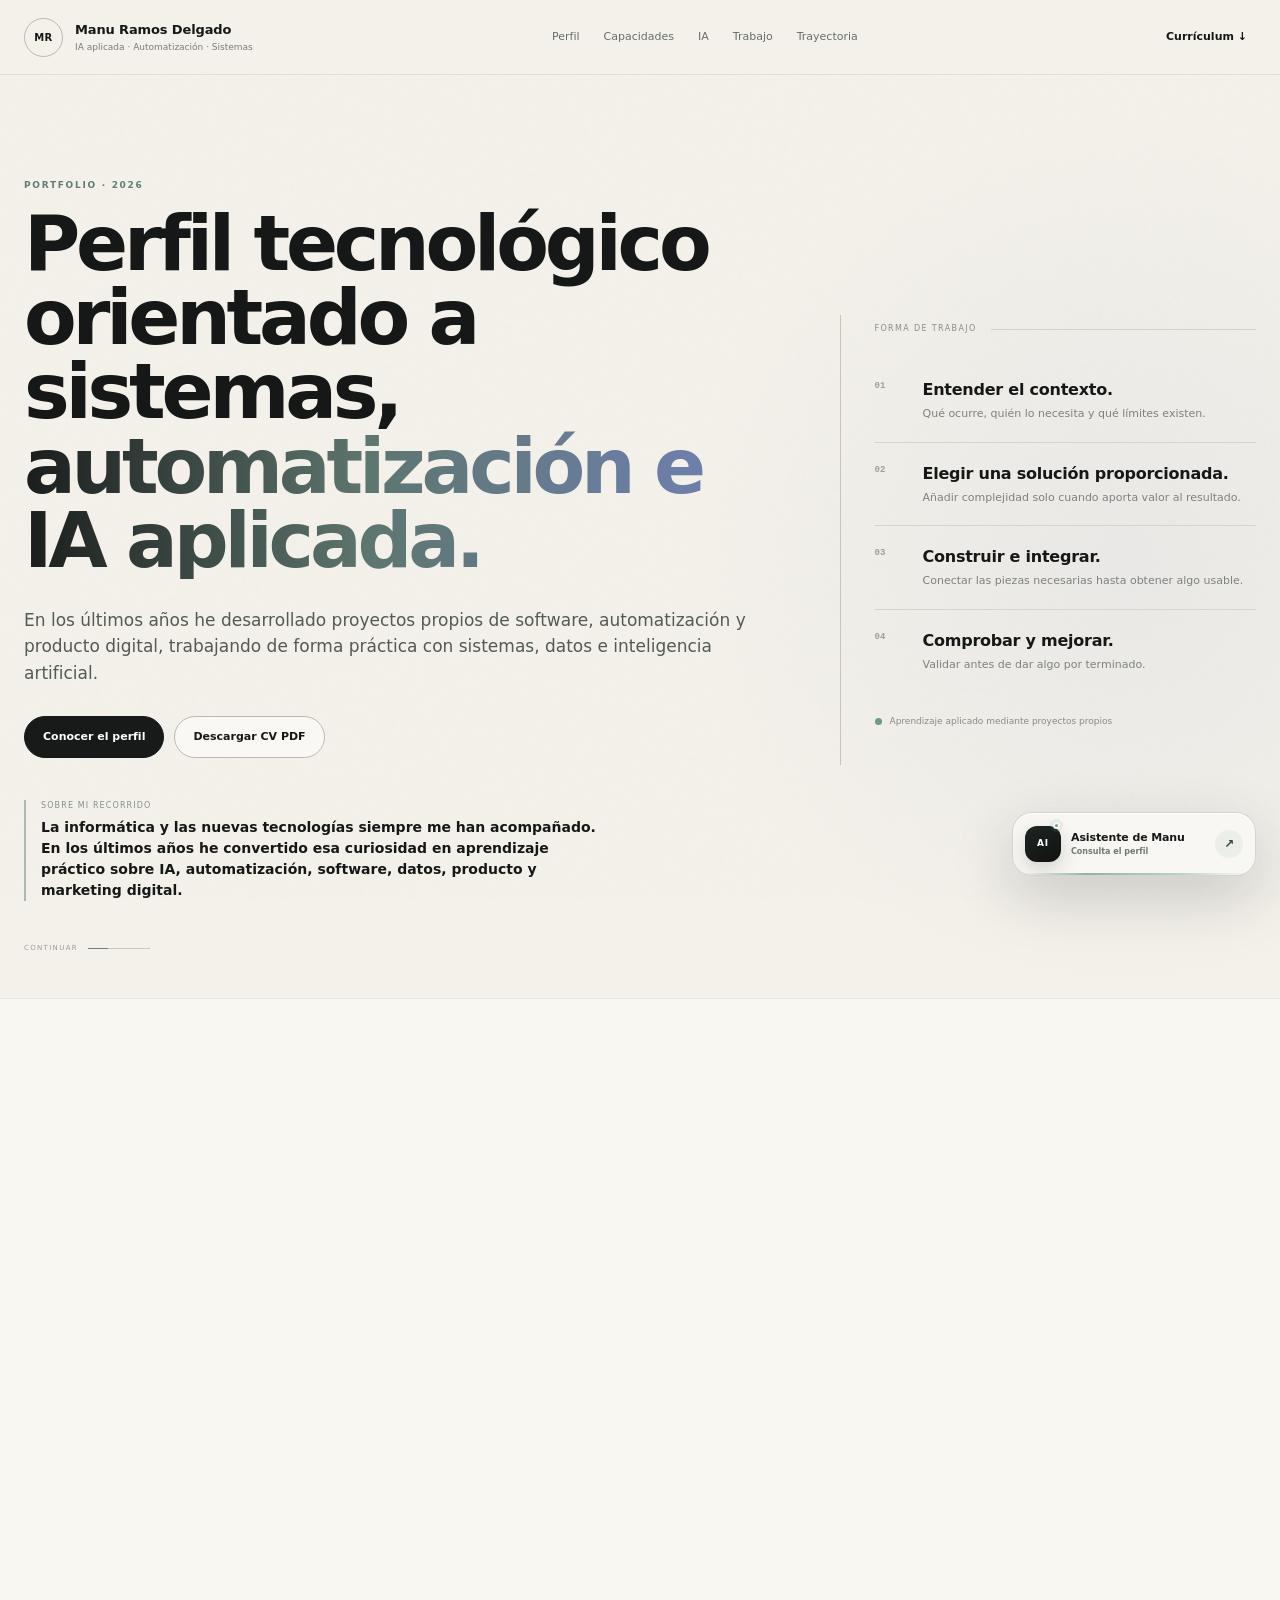
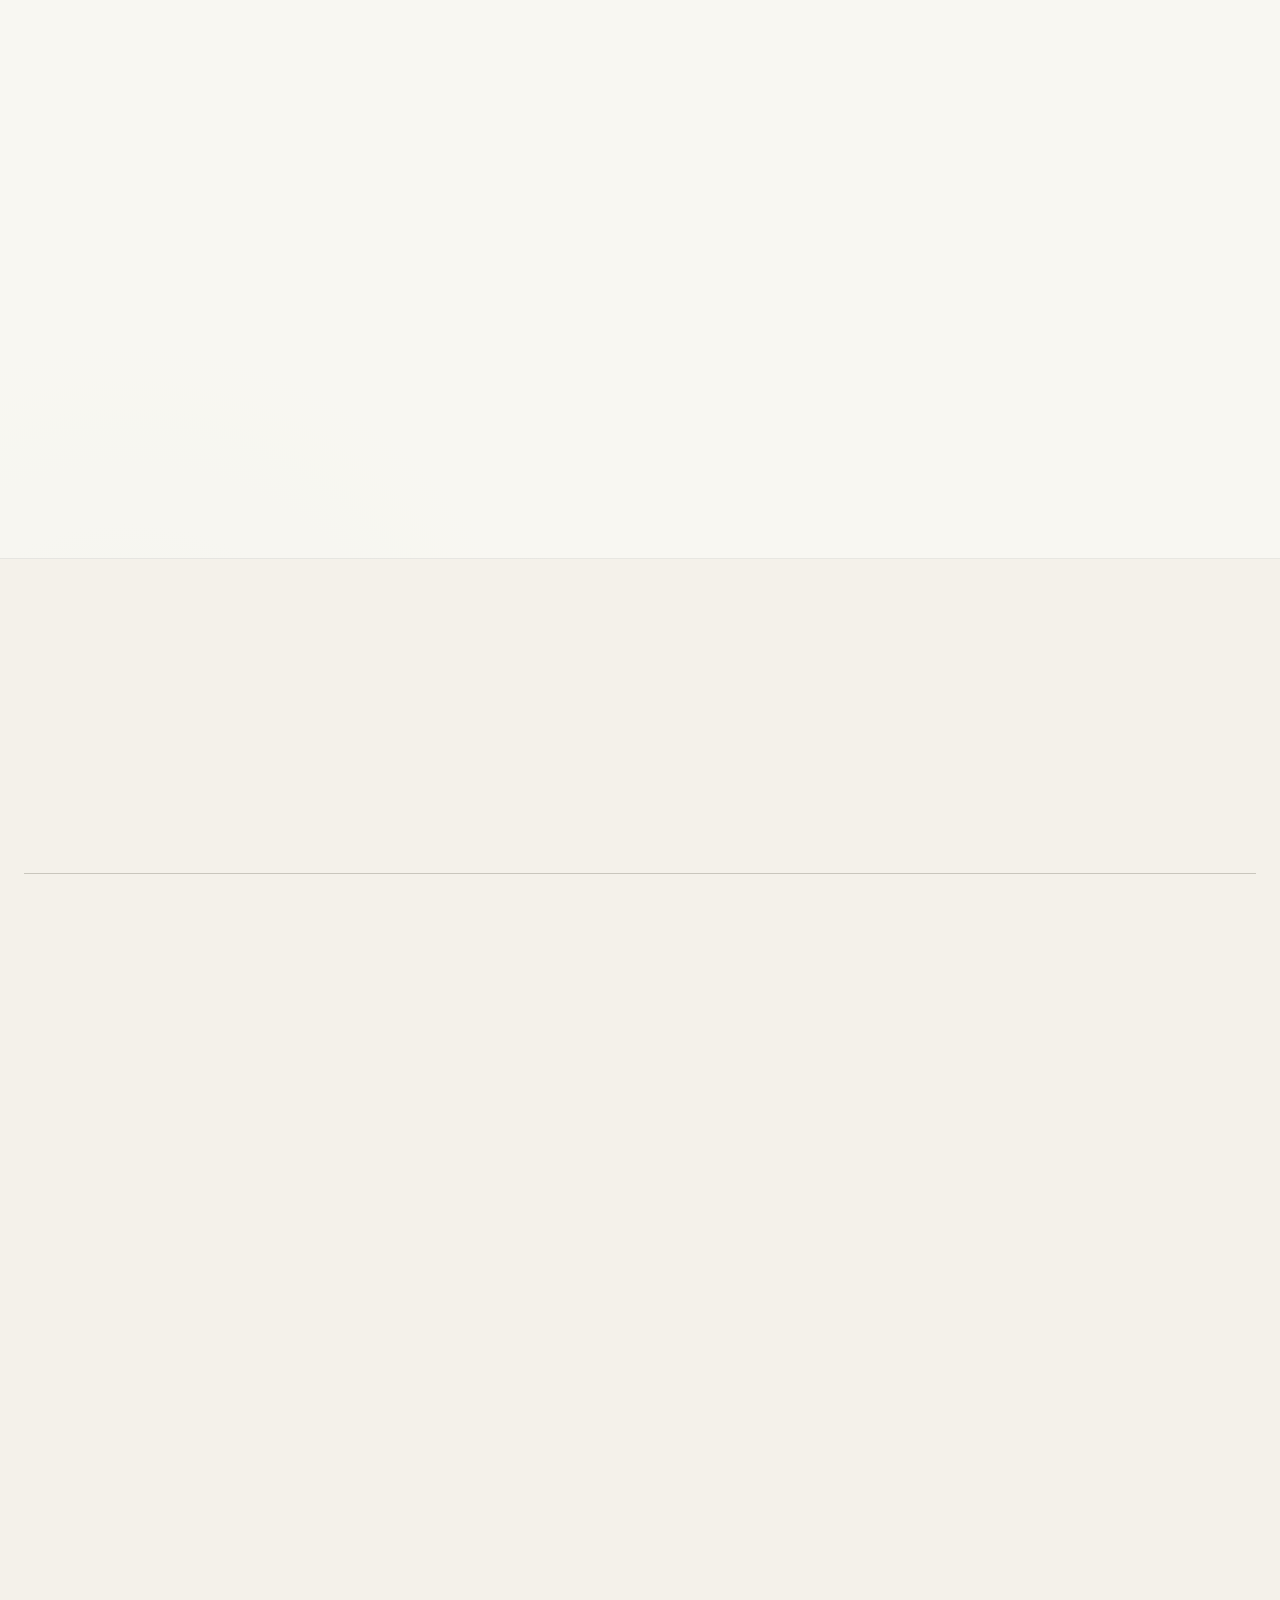
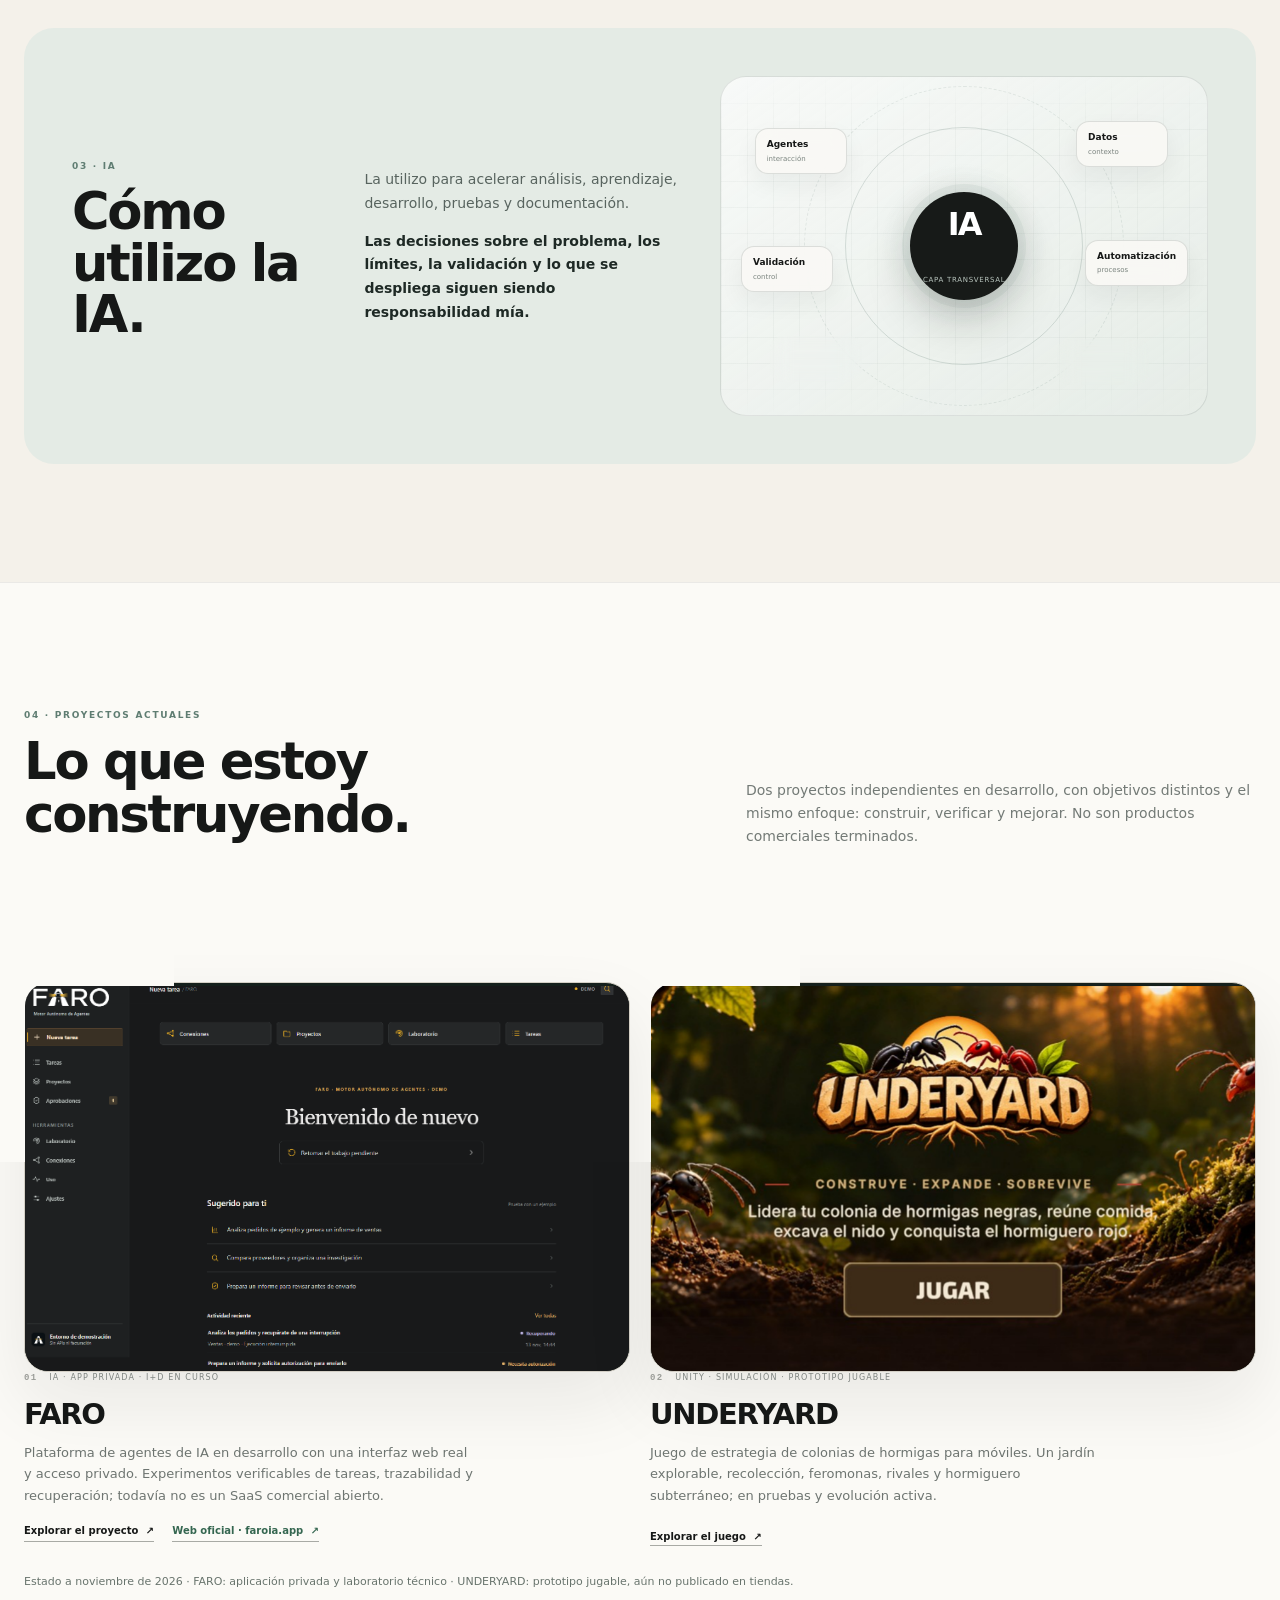
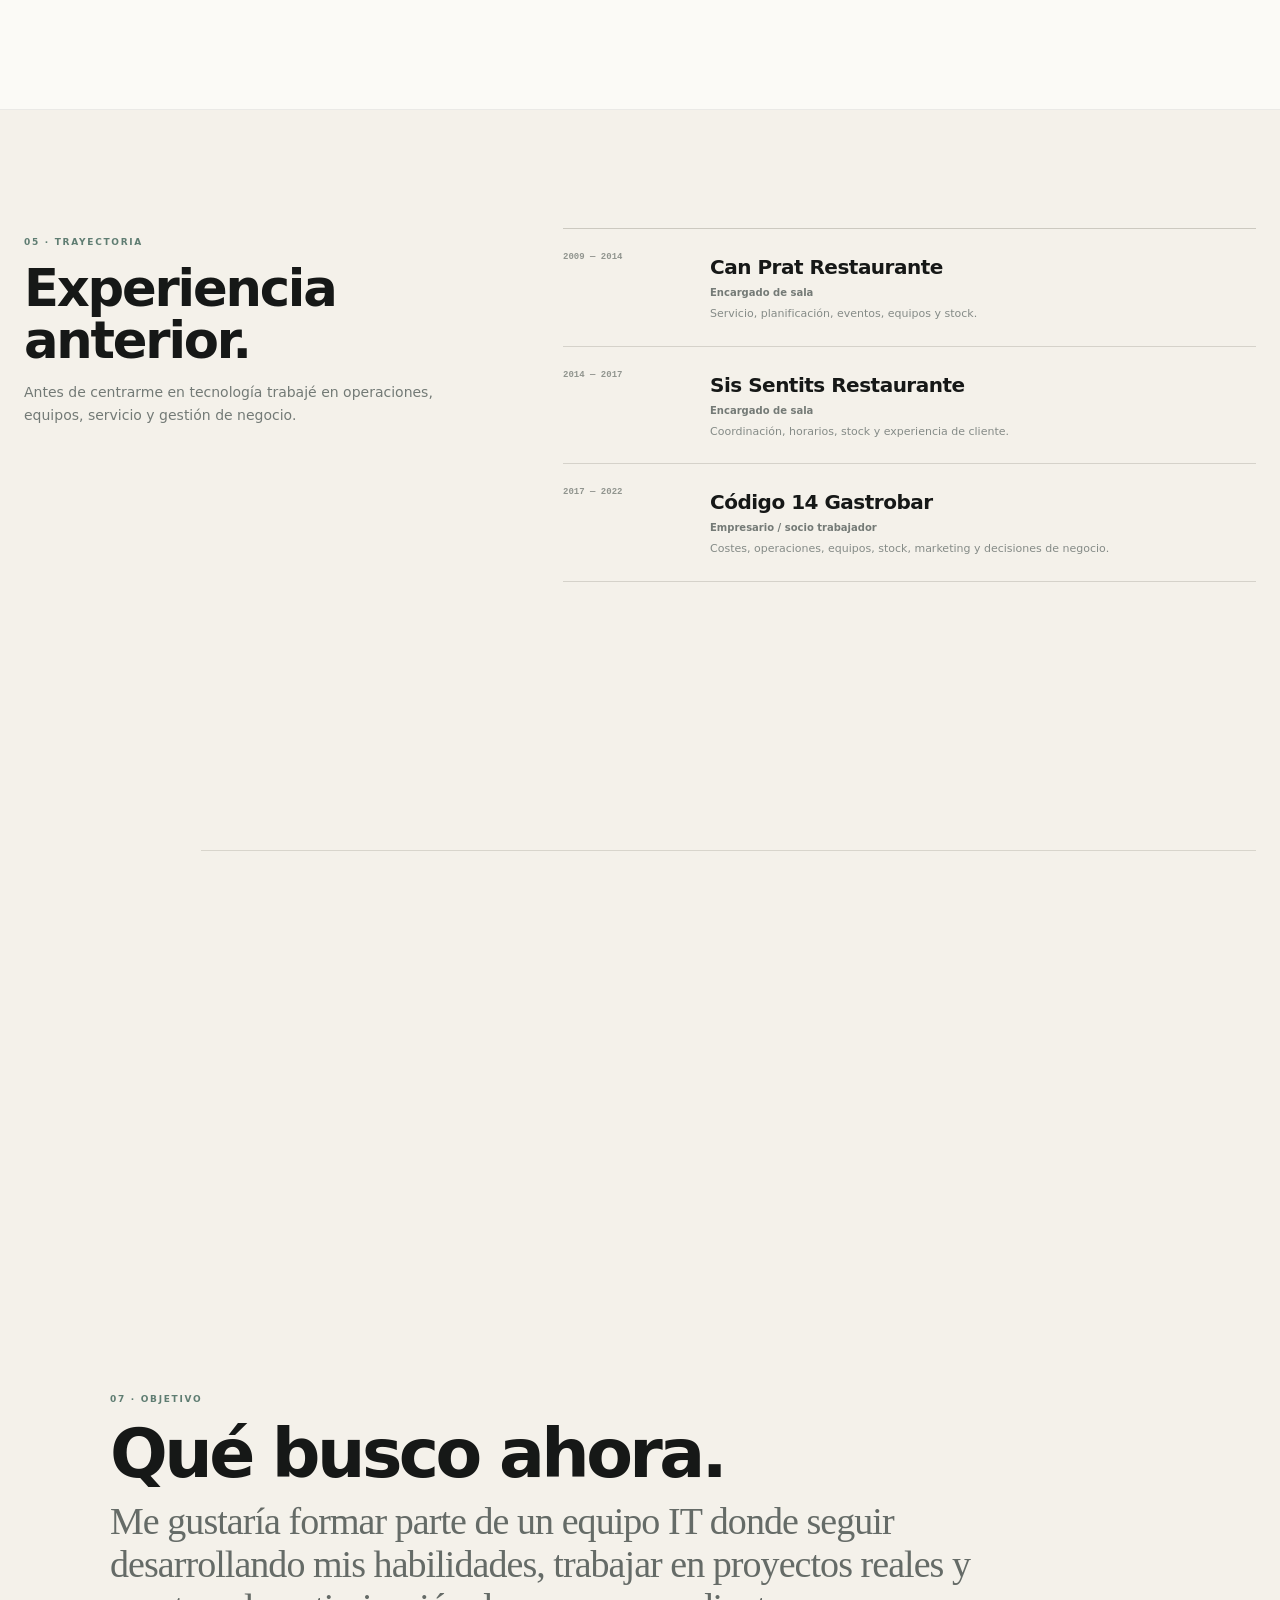
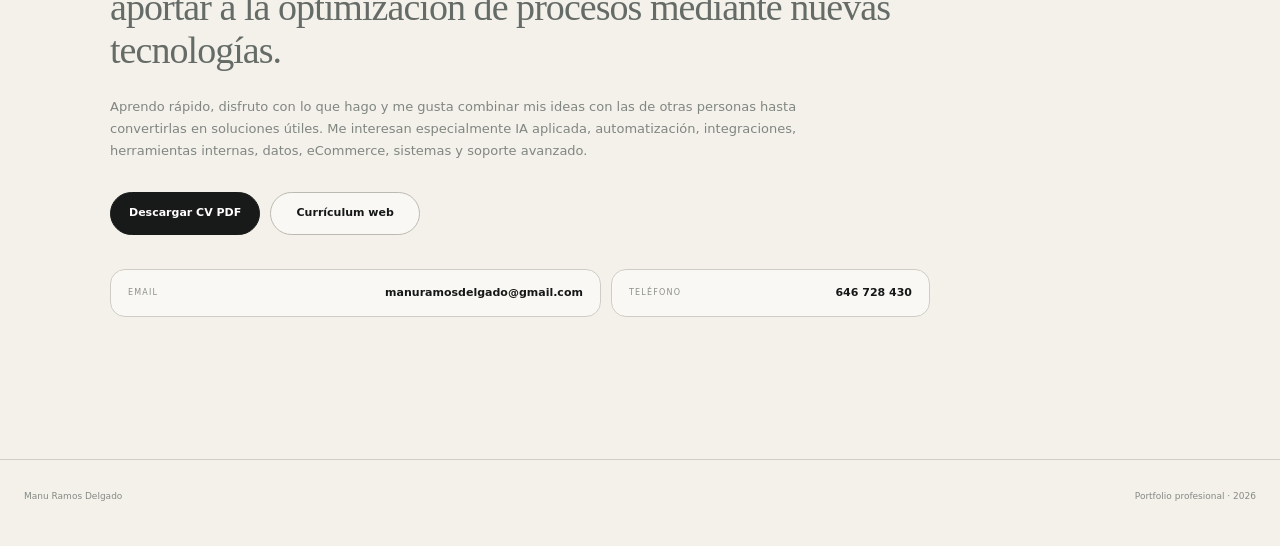
<file: index.html>
<!doctype html>
<html lang="es">
<head>
<meta charset="utf-8">
<meta name="viewport" content="width=device-width,initial-scale=1">
<meta name="description" content="Portfolio profesional de Manu Ramos Delgado — sistemas, automatización, IA aplicada y producto digital.">
<title>Manu Ramos Delgado — Portfolio</title>

<link rel="canonical" href="https://manuramosdelgado.github.io/manu-tech-portfolio/">
<link rel="icon" href="favicon.svg" type="image/svg+xml">
<link rel="icon" href="favicon-32.png" sizes="32x32" type="image/png">
<link rel="apple-touch-icon" href="apple-touch-icon.png">
<link rel="manifest" href="site.webmanifest">
<meta name="theme-color" content="#f4f1ea">
<meta name="apple-mobile-web-app-title" content="MR Portfolio">

<meta property="og:type" content="website">
<meta property="og:locale" content="es_ES">
<meta property="og:site_name" content="Manu Ramos Delgado — Portfolio">
<meta property="og:url" content="https://manuramosdelgado.github.io/manu-tech-portfolio/">
<meta property="og:title" content="Manu Ramos Delgado — IA aplicada, sistemas y automatización">
<meta property="og:description" content="Portfolio profesional de IA aplicada y desarrollo de videojuegos: FARO y UNDERYARD, proyectos en evolución.">
<meta property="og:image" content="https://manuramosdelgado.github.io/manu-tech-portfolio/assets/share-card.png?v=1">
<meta property="og:image:secure_url" content="https://manuramosdelgado.github.io/manu-tech-portfolio/assets/share-card.png?v=1">
<meta property="og:image:type" content="image/png">
<meta property="og:image:width" content="1200">
<meta property="og:image:height" content="630">
<meta property="og:image:alt" content="Portfolio de Manu Ramos Delgado — sistemas, automatización e IA aplicada">

<meta name="twitter:card" content="summary_large_image">
<meta name="twitter:title" content="Manu Ramos Delgado — IA aplicada, sistemas y automatización">
<meta name="twitter:description" content="FARO y UNDERYARD: agentes de IA y simulación de hormigas en Unity, en desarrollo.">
<meta name="twitter:image" content="https://manuramosdelgado.github.io/manu-tech-portfolio/assets/share-card.png?v=1">
<link rel="stylesheet" href="styles-v4.css">
<link rel="stylesheet" href="styles-v4.1.css">
<link rel="stylesheet" href="styles-v4.2.css">
<link rel="stylesheet" href="styles-v4.3.css">
<link rel="stylesheet" href="portfolio-refresh.css">
<link rel="stylesheet" href="assistant-widget-v4.css">
<link rel="stylesheet" href="assistant-widget-v4.1.css">
<link rel="stylesheet" href="assistant-widget-v4.2.css">
</head>
<body>
<div class="paper-grain" aria-hidden="true"></div>

<header class="site-header">
  <div class="shell header-inner">
    <a class="identity" href="#top">
      <span class="identity-mark">MR</span>
      <span><b>Manu Ramos Delgado</b><small>IA aplicada · Automatización · Sistemas</small></span>
    </a>
    <nav class="main-nav" aria-label="Principal">
      <a href="#perfil">Perfil</a>
      <a href="#capacidades">Capacidades</a>
      <a href="#ia">IA</a>
      <a href="#trabajo">Trabajo</a>
      <a href="#trayectoria">Trayectoria</a>
    </nav>
    <div class="header-actions">
      <a href="Manu_Ramos_Delgado_CV.pdf" class="header-link" download>Currículum ↓</a>
    </div>
  </div>
</header>

<main id="top">
<section class="hero">
  <div class="shell hero-grid">
    <div class="hero-main">
      <div class="eyebrow">PORTFOLIO · 2026</div>
      <h1>
        <span>Perfil tecnológico</span>
        <span>orientado a sistemas,</span>
        <span class="hero-accent">automatización e IA aplicada.</span>
      </h1>
      <p class="hero-lead">En los últimos años he desarrollado proyectos propios de software, automatización y producto digital, trabajando de forma práctica con sistemas, datos e inteligencia artificial.</p>
      <div class="hero-actions">
        <a href="#perfil" class="button primary">Conocer el perfil</a>
        <a href="Manu_Ramos_Delgado_CV.pdf" class="button ghost" download>Descargar CV PDF</a>
      </div>

      <div class="hero-note">
        <span>Sobre mi recorrido</span>
        <strong>La informática y las nuevas tecnologías siempre me han acompañado. En los últimos años he convertido esa curiosidad en aprendizaje práctico sobre IA, automatización, software, datos, producto y marketing digital.</strong>
      </div>
    </div>

    <aside class="principles" aria-label="Forma de trabajo">
      <div class="principles-head">
        <span>FORMA DE TRABAJO</span>
        <i></i>
      </div>
      <ol>
        <li>
          <span>01</span>
          <div><b>Entender el contexto.</b><p>Qué ocurre, quién lo necesita y qué límites existen.</p></div>
        </li>
        <li>
          <span>02</span>
          <div><b>Elegir una solución proporcionada.</b><p>Añadir complejidad solo cuando aporta valor al resultado.</p></div>
        </li>
        <li>
          <span>03</span>
          <div><b>Construir e integrar.</b><p>Conectar las piezas necesarias hasta obtener algo usable.</p></div>
        </li>
        <li>
          <span>04</span>
          <div><b>Comprobar y mejorar.</b><p>Validar antes de dar algo por terminado.</p></div>
        </li>
      </ol>
      <div class="principles-foot">
        <span class="pulse-dot"></span>
        <small>Aprendizaje aplicado mediante proyectos propios</small>
      </div>
    </aside>
  </div>

  <div class="shell scroll-note" aria-hidden="true">
    <span>CONTINUAR</span><i></i>
  </div>
</section>

<section class="section profile-section" id="perfil">
  <div class="shell editorial-split">
    <div class="section-intro sticky">
      <span class="section-label">01 · PERFIL</span>
      <h2>Cómo trabajo.</h2>
      <p>Me gusta entender bien el problema, reducirlo a piezas manejables y comprobar el resultado antes de ampliar la solución.</p>
      <figure class="profile-portrait" data-reveal>
        <img src="assets/manu-profile.webp" alt="Retrato profesional de Manu Ramos Delgado" loading="lazy">
      </figure>
    </div>

    <div class="profile-copy">
      <article class="manifesto-line">
        <span>A</span>
        <div><h3>Entender antes de construir.</h3><p>Empiezo por contexto, restricciones, impacto y la persona que utilizará la solución.</p></div>
      </article>
      <article class="manifesto-line">
        <span>B</span>
        <div><h3>Conectar lo necesario.</h3><p>Sistemas, datos, APIs, automatización, frontend o IA se combinan cuando aportan al mismo objetivo.</p></div>
      </article>
      <article class="manifesto-line">
        <span>C</span>
        <div><h3>Trabajar con evidencia.</h3><p>Pruebo, observo y corrijo. Si algo no está validado, lo trato como una hipótesis.</p></div>
      </article>
      <article class="manifesto-line">
        <span>D</span>
        <div><h3>Mantener el foco en la utilidad.</h3><p>La tecnología es una herramienta. El objetivo es resolver mejor un proceso o una experiencia.</p></div>
      </article>
    </div>
  </div>

  <div class="shell people-strengths" data-reveal>
    <div class="people-strengths-head">
      <span class="section-label">CÓMO APORTO EN EQUIPO</span>
      <p>Además de la parte técnica, hay una forma de trabajar que intento llevar a cualquier proyecto.</p>
    </div>
    <div class="people-strengths-grid">
      <article><b>Aprendizaje rápido</b><p>Cuando necesito un concepto o una tecnología nueva, me pongo con ello hasta entenderlo y poder aplicarlo.</p></article>
      <article><b>Proactividad</b><p>Me gusta proponer, probar y avanzar; no esperar a que una idea se resuelva sola.</p></article>
      <article><b>Trabajo en equipo</b><p>Disfruto contrastando ideas, escuchando otros enfoques y construyendo sobre ellos.</p></article>
      <article><b>Gestión y organización</b><p>Mi experiencia en operaciones me ha enseñado a priorizar, coordinar y mantener el foco.</p></article>
      <article><b>Conectar ideas</b><p>Me gusta asociar piezas de ámbitos distintos y convertirlas en soluciones que puedan probarse.</p></article>
      <article><b>Curiosidad y mejora</b><p>Disfruto con lo que hago y siempre busco entender qué puede hacerse mejor.</p></article>
    </div>
  </div>
</section>

<section class="section capabilities-section" id="capacidades">
  <div class="shell">
    <div class="section-head">
      <div>
        <span class="section-label">02 · CAPACIDADES</span>
        <h2>Áreas en las que ya he trabajado.</h2>
      </div>
      <p>Experiencia práctica desarrollada y validada mediante proyectos propios.</p>
    </div>

    <div class="capability-index">
      <article class="capability-primary">
        <span class="cap-num">01</span>
        <h3>IA aplicada</h3>
        <p>LLM locales, agentes y NLP integrados dentro de productos y procesos.</p>
        <div>LLM · Ollama · Agentes · NLP</div>
      </article>
      <article>
        <span class="cap-num">02</span>
        <h3>Automatización</h3>
        <p>Procesos, workflows, APIs, eventos, integraciones y reducción de tareas repetitivas.</p>
        <div>REST · Eventos · Workflows · Idempotencia</div>
      </article>
      <article>
        <span class="cap-num">03</span>
        <h3>Datos</h3>
        <p>Persistencia, consultas, estructura, normalización y control básico de acceso.</p>
        <div>PostgreSQL · SQL · RLS · Modelado</div>
      </article>
      <article>
        <span class="cap-num">04</span>
        <h3>Producto digital</h3>
        <p>Interfaces web, PWA, mobile-first, prototipado e iteración centrada en usuario.</p>
        <div>React · TypeScript · Vite · PWA</div>
      </article>
      <article>
        <span class="cap-num">05</span>
        <h3>Sistemas e infraestructura</h3>
        <p>Windows, servicios, VPS, Docker, logs, health checks y troubleshooting.</p>
        <div>Windows · Docker · VPS · Servicios</div>
      </article>
      <article>
        <span class="cap-num">06</span>
        <h3>Operación</h3>
        <p>Equipos, costes, stock, servicio y organización: experiencia previa que aporta contexto al trabajo técnico.</p>
        <div>Equipos · Costes · Stock · Servicio</div>
      </article>
    </div>
  </div>
</section>

<section class="section ai-section" id="ia">
  <div class="shell ai-box">
    <div>
      <span class="section-label">03 · IA</span>
      <h2>Cómo utilizo la IA.</h2>
    </div>
    <div class="ai-text">
      <p>La utilizo para acelerar análisis, aprendizaje, desarrollo, pruebas y documentación.</p>
      <p><strong>Las decisiones sobre el problema, los límites, la validación y lo que se despliega siguen siendo responsabilidad mía.</strong></p>
    </div>
    <div class="ai-visual" aria-label="Áreas en las que aplico inteligencia artificial">
      <div class="ai-grid-bg" aria-hidden="true"></div>
      <div class="ai-core"><span>IA</span><small>capa transversal</small></div>
      <div class="ai-orbit ai-orbit-1" aria-hidden="true"></div>
      <div class="ai-orbit ai-orbit-2" aria-hidden="true"></div>
      <div class="ai-node ai-node-1"><b>Agentes</b><small>interacción</small></div>
      <div class="ai-node ai-node-2"><b>Datos</b><small>contexto</small></div>
      <div class="ai-node ai-node-3"><b>Automatización</b><small>procesos</small></div>
      <div class="ai-node ai-node-4"><b>Producto</b><small>experiencia</small></div>
      <div class="ai-node ai-node-5"><b>Análisis</b><small>decisiones</small></div>
      <div class="ai-node ai-node-6"><b>Validación</b><small>control</small></div>
    </div>
  </div>
</section>

<section class="section work-section" id="trabajo">
  <div class="shell">
    <div class="section-head work-head">
      <div><span class="section-label">04 · PROYECTOS ACTUALES</span><h2>Lo que estoy construyendo.</h2></div>
      <p>Dos proyectos independientes en desarrollo, con objetivos distintos y el mismo enfoque: construir, verificar y mejorar. No son productos comerciales terminados.</p>
    </div>
    <div class="project-pair featured-two">
      <article class="project-card">
        <figure class="project-image landscape compact">
          <img src="assets/faro-app-home.png" alt="Captura real de la interfaz FARO CP072: tareas, proyectos y aprobaciones en entorno de demostración" loading="lazy" width="1000" height="620">
        </figure>
        <div class="project-copy">
          <div class="project-meta"><span>01</span><span>IA · APP PRIVADA · I+D EN CURSO</span></div>
          <h3>FARO</h3>
          <p>Plataforma de agentes de IA en desarrollo con una interfaz web real y acceso privado. Experimentos verificables de tareas, trazabilidad y recuperación; todavía no es un SaaS comercial abierto.</p>
          <div class="faro-card-links"><a href="project-faro.html">Explorar el proyecto <span>↗</span></a><a href="https://faroia.app/" target="_blank" rel="noopener noreferrer">Web oficial · faroia.app <span>↗</span></a></div>
        </div>
      </article>
      <article class="project-card">
        <figure class="project-image landscape compact">
          <img src="assets/underyard-title.jpg" onerror="this.onerror=null;this.src='assets/underyard-concept.svg'" alt="Vista del prototipo de Under Yard, juego de estrategia de hormigas" loading="lazy" width="1440" height="900">
        </figure>
        <div class="project-copy">
          <div class="project-meta"><span>02</span><span>UNITY · SIMULACIÓN · PROTOTIPO JUGABLE</span></div>
          <h3>UNDERYARD</h3>
          <p>Juego de estrategia de colonias de hormigas para móviles. Un jardín explorable, recolección, feromonas, rivales y hormiguero subterráneo; en pruebas y evolución activa.</p>
          <a href="project-underyard.html">Explorar el juego <span>↗</span></a>
        </div>
      </article>
    </div>
    <p class="project-honesty">Estado a noviembre de 2026 · FARO: aplicación privada y laboratorio técnico · UNDERYARD: prototipo jugable, aún no publicado en tiendas.</p>
  </div>
</section>

<section class="section trajectory-section" id="trayectoria">
  <div class="shell editorial-split trajectory-grid">
    <div class="section-intro sticky">
      <span class="section-label">05 · TRAYECTORIA</span>
      <h2>Experiencia anterior.</h2>
      <p>Antes de centrarme en tecnología trabajé en operaciones, equipos, servicio y gestión de negocio.</p>
    </div>

    <div class="timeline">
      <article>
        <time>2009 — 2014</time>
        <div><h3>Can Prat Restaurante</h3><b>Encargado de sala</b><p>Servicio, planificación, eventos, equipos y stock.</p></div>
      </article>
      <article>
        <time>2014 — 2017</time>
        <div><h3>Sis Sentits Restaurante</h3><b>Encargado de sala</b><p>Coordinación, horarios, stock y experiencia de cliente.</p></div>
      </article>
      <article>
        <time>2017 — 2022</time>
        <div><h3>Código 14 Gastrobar</h3><b>Empresario / socio trabajador</b><p>Costes, operaciones, equipos, stock, marketing y decisiones de negocio.</p></div>
      </article>
      <article class="timeline-current">
        <time>ACTUALIDAD</time>
        <div><h3>Proyectos tecnológicos propios</h3><b>Formación aplicada</b><p>Sistemas, automatización, IA y producto desarrollados mediante práctica continuada.</p></div>
      </article>
    </div>
  </div>
</section>



<section class="section reach-section" id="publicacion">
  <div class="shell">
    <div class="reach-head">
      <span class="section-label">06 · PUBLICACIÓN / ADS</span>
      <div class="reach-line" aria-hidden="true"></div>
    </div>
    <div class="reach-grid">
      <article class="reach-card ads-card" data-reveal>
        <div class="reach-card-copy">
          <span class="reach-index">01</span>
          <h3>Publicidad digital / Ads</h3>
          <p>También he trabajado con campañas de publicidad digital en proyectos propios.</p>
        </div>
        <div class="ads-flow" aria-hidden="true">
          <span><b>Idea</b><small>mensaje</small></span>
          <i>→</i>
          <span><b>Audiencia</b><small>segmentación</small></span>
          <i>→</i>
          <span><b>Campaña</b><small>activación</small></span>
          <i>→</i>
          <span><b>Medición</b><small>datos</small></span>
          <i>→</i>
          <span><b>Iteración</b><small>mejora</small></span>
        </div>
      </article>

      <a class="reach-card kdp-card" href="https://www.amazon.es/ChatGPT-SIN-L%C3%8DMITES-potente-complicaciones/dp/B0F3WXFQWN/" target="_blank" rel="noopener" data-reveal>
        <div class="book-graphic" aria-hidden="true">
          <div class="book-spine"></div>
          <div class="book-cover">
            <small>MANUEL RAMOS</small>
            <strong>ChatGPT<br>SIN LÍMITES</strong>
            <span>IA · guía práctica</span>
          </div>
        </div>
        <div class="reach-card-copy">
          <span class="reach-index">02</span>
          <h3>Amazon KDP</h3>
          <p>Publicación independiente: <em>ChatGPT SIN LÍMITES</em>, publicado como Manuel Ramos.</p>
          <span class="reach-link">Ver publicación ↗</span>
        </div>
      </a>
    </div>
  </div>
</section>

<section class="section closing-section">
  <div class="shell closing">
    <span class="section-label">07 · OBJETIVO</span>
    <h2>Qué busco ahora.</h2>
    <h3>Me gustaría formar parte de un equipo IT donde seguir desarrollando mis habilidades, trabajar en proyectos reales y aportar a la optimización de procesos mediante nuevas tecnologías.</h3>
    <p>Aprendo rápido, disfruto con lo que hago y me gusta combinar mis ideas con las de otras personas hasta convertirlas en soluciones útiles. Me interesan especialmente IA aplicada, automatización, integraciones, herramientas internas, datos, eCommerce, sistemas y soporte avanzado.</p>
    <div class="closing-actions">
      <a href="Manu_Ramos_Delgado_CV.pdf" class="button primary" download>Descargar CV PDF</a>
      <a href="cv.html" class="button ghost">Currículum web</a>
    </div>

    <div class="contact-block">
      <a href="mailto:manuramosdelgado@gmail.com"><span>Email</span><b>manuramosdelgado@gmail.com</b></a>
      <a href="tel:646728430"><span>Teléfono</span><b>646 728 430</b></a>
    </div>
  </div>
</section>
</main>

<footer>
  <div class="shell footer-inner">
    <span>Manu Ramos Delgado</span>
    <span>Portfolio profesional · 2026</span>
  </div>
</footer>

<button class="assistant-launcher" id="assistantLauncher" hidden type="button" aria-haspopup="dialog" aria-controls="assistantPanel">
  <span class="assistant-launcher-dot"></span>
  <span class="assistant-launcher-copy"><b>Asistente de Manu</b><small>Consulta el perfil</small></span>
  <span class="assistant-launcher-arrow">↗</span>
</button>

<section class="assistant-panel" id="assistantPanel" role="dialog" aria-modal="false" aria-labelledby="assistantTitle" aria-hidden="true">
  <header class="assistant-header">
    <div>
      <span class="assistant-overline">ASISTENTE DE MANU</span>
      <h2 id="assistantTitle">Pregunta lo que necesites.</h2>
    </div>
    <button class="assistant-close" id="assistantClose" type="button" aria-label="Cerrar">×</button>
  </header>

  <div class="assistant-messages" id="assistantMessages" aria-live="polite">
    <article class="message assistant-message welcome-message">
      <div class="message-body">
        <p>Estoy disponible para responder sobre el perfil profesional de Manu.</p>
      </div>
    </article>
  </div>

  <footer class="assistant-compose">
    <div class="compose-box">
      <textarea id="assistantInput" rows="1" maxlength="12000" placeholder="Escribe tu pregunta…" aria-label="Mensaje para el asistente"></textarea>
      <button id="assistantSend" type="button" aria-label="Enviar">↑</button>
    </div>
    <div class="assistant-footnote">
      <span>No se guarda esta conversación.</span>
      <span id="assistantStatus">Disponible</span>
    </div>
  </footer>
</section>

<script>
window.PORTFOLIO_ASSISTANT_CONFIG={
  endpoint:"https://assistant.141.94.31.83.sslip.io/v1/chat",
  contactEndpoint:"https://assistant.141.94.31.83.sslip.io/v1/contact",
  healthEndpoint:"https://assistant.141.94.31.83.sslip.io/health",
  publicEmail:"manuramosdelgado@gmail.com",
  publicPhone:"646728430",
  autoContact:false,
  enabled:true,
  requireReady:true
};
</script>
<script src="assistant-widget.js"></script>
<script src="app-v4.js"></script>
</body>
</html>
</file>
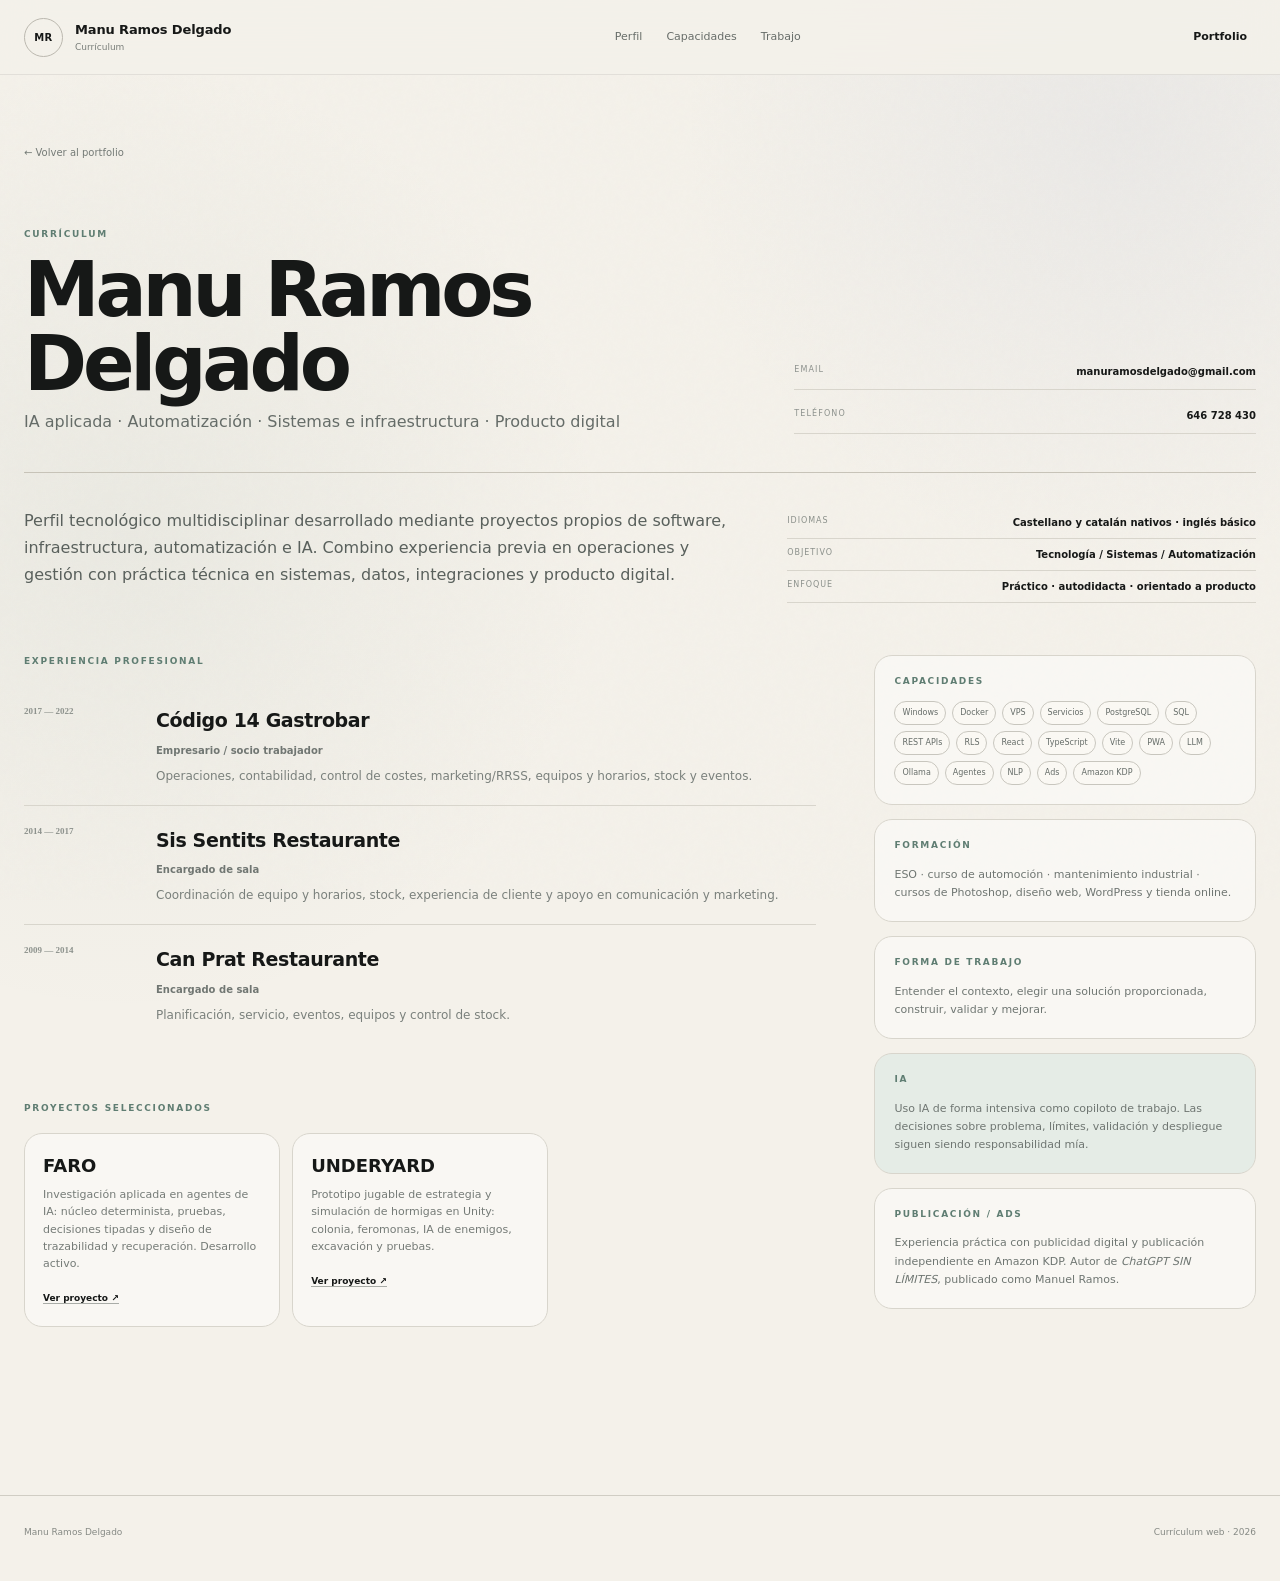
<file: cv.html>
<!doctype html>
<html lang="es">
<head>
<meta charset="utf-8">
<meta name="viewport" content="width=device-width,initial-scale=1">
<meta name="description" content="Currículum de Manu Ramos Delgado — sistemas, automatización e IA aplicada.">
<title>Currículum · Manu Ramos Delgado</title>
<link rel="icon" href="favicon.svg" type="image/svg+xml">
<link rel="icon" href="favicon-32.png" sizes="32x32" type="image/png">
<link rel="apple-touch-icon" href="apple-touch-icon.png">
<link rel="manifest" href="site.webmanifest">
<meta name="theme-color" content="#f4f1ea">
<meta property="og:type" content="website">
<meta property="og:locale" content="es_ES">
<meta property="og:title" content="Manu Ramos Delgado — Currículum">
<meta property="og:description" content="Currículum profesional: sistemas, automatización, IA aplicada y producto digital.">
<meta property="og:url" content="https://manuramosdelgado.github.io/manu-tech-portfolio/cv.html">
<meta property="og:image" content="https://manuramosdelgado.github.io/manu-tech-portfolio/assets/share-card.png?v=1">
<meta property="og:image:width" content="1200">
<meta property="og:image:height" content="630">
<meta name="twitter:card" content="summary_large_image">
<meta name="twitter:title" content="Manu Ramos Delgado — Currículum">
<meta name="twitter:description" content="Currículum profesional: sistemas, automatización, IA aplicada y producto digital.">
<meta name="twitter:image" content="https://manuramosdelgado.github.io/manu-tech-portfolio/assets/share-card.png?v=1">
<link rel="stylesheet" href="styles-v4.css">
<link rel="stylesheet" href="styles-v4.1.css">
<link rel="stylesheet" href="cv-v4.css">
</head>
<body>
<div class="paper-grain" aria-hidden="true"></div>

<header class="site-header">
  <div class="shell header-inner">
    <a class="identity" href="index.html">
      <span class="identity-mark">MR</span>
      <span><b>Manu Ramos Delgado</b><small>Currículum</small></span>
    </a>
    <nav class="main-nav" aria-label="Currículum">
      <a href="index.html#perfil">Perfil</a>
      <a href="index.html#capacidades">Capacidades</a>
      <a href="index.html#trabajo">Trabajo</a>
    </nav>
    <div class="header-actions"><a href="index.html" class="header-link">Portfolio</a></div>
  </div>
</header>

<main class="cv-page">
  <div class="shell">
    <a class="cv-back" href="index.html">← Volver al portfolio</a>

    <section class="cv-hero" data-reveal>
      <div>
        <span class="section-label">CURRÍCULUM</span>
        <h1>Manu Ramos Delgado</h1>
        <p class="cv-role">IA aplicada · Automatización · Sistemas e infraestructura · Producto digital</p>
      </div>
      <div class="cv-contact">
        <a href="mailto:manuramosdelgado@gmail.com"><span>Email</span><b>manuramosdelgado@gmail.com</b></a>
        <a href="tel:646728430"><span>Teléfono</span><b>646 728 430</b></a>
      </div>
    </section>

    <section class="cv-summary" data-reveal>
      <p>Perfil tecnológico multidisciplinar desarrollado mediante proyectos propios de software, infraestructura, automatización e IA. Combino experiencia previa en operaciones y gestión con práctica técnica en sistemas, datos, integraciones y producto digital.</p>
      <div class="cv-facts">
        <div><span>Idiomas</span><b>Castellano y catalán nativos · inglés básico</b></div>
        <div><span>Objetivo</span><b>Tecnología / Sistemas / Automatización</b></div>
        <div><span>Enfoque</span><b>Práctico · autodidacta · orientado a producto</b></div>
      </div>
    </section>

    <div class="cv-grid">
      <div>
        <section class="cv-section" data-reveal>
          <span class="section-label">EXPERIENCIA PROFESIONAL</span>
          <article class="cv-job">
            <time>2017 — 2022</time>
            <div><h3>Código 14 Gastrobar</h3><b>Empresario / socio trabajador</b><p>Operaciones, contabilidad, control de costes, marketing/RRSS, equipos y horarios, stock y eventos.</p></div>
          </article>
          <article class="cv-job">
            <time>2014 — 2017</time>
            <div><h3>Sis Sentits Restaurante</h3><b>Encargado de sala</b><p>Coordinación de equipo y horarios, stock, experiencia de cliente y apoyo en comunicación y marketing.</p></div>
          </article>
          <article class="cv-job">
            <time>2009 — 2014</time>
            <div><h3>Can Prat Restaurante</h3><b>Encargado de sala</b><p>Planificación, servicio, eventos, equipos y control de stock.</p></div>
          </article>
        </section>

        <section class="cv-section" data-reveal>
          <span class="section-label">PROYECTOS SELECCIONADOS</span>
          <div class="cv-projects">
            <article><h3>FARO</h3><p>Investigación aplicada en agentes de IA: núcleo determinista, pruebas, decisiones tipadas y diseño de trazabilidad y recuperación. Desarrollo activo.</p><a href="project-faro.html">Ver proyecto ↗</a></article>
            <article><h3>UNDERYARD</h3><p>Prototipo jugable de estrategia y simulación de hormigas en Unity: colonia, feromonas, IA de enemigos, excavación y pruebas.</p><a href="project-underyard.html">Ver proyecto ↗</a></article>
          </div>
        </section>
      </div>

      <aside class="cv-side">
        <section class="cv-card" data-reveal>
          <span class="section-label">CAPACIDADES</span>
          <div class="cv-tags">
            <span>Windows</span><span>Docker</span><span>VPS</span><span>Servicios</span>
            <span>PostgreSQL</span><span>SQL</span><span>REST APIs</span><span>RLS</span>
            <span>React</span><span>TypeScript</span><span>Vite</span><span>PWA</span>
            <span>LLM</span><span>Ollama</span><span>Agentes</span><span>NLP</span>
            <span>Ads</span><span>Amazon KDP</span>
          </div>
        </section>

        <section class="cv-card" data-reveal>
          <span class="section-label">FORMACIÓN</span>
          <p>ESO · curso de automoción · mantenimiento industrial · cursos de Photoshop, diseño web, WordPress y tienda online.</p>
        </section>

        <section class="cv-card" data-reveal>
          <span class="section-label">FORMA DE TRABAJO</span>
          <p>Entender el contexto, elegir una solución proporcionada, construir, validar y mejorar.</p>
        </section>

        <section class="cv-card cv-note" data-reveal>
          <span class="section-label">IA</span>
          <p>Uso IA de forma intensiva como copiloto de trabajo. Las decisiones sobre problema, límites, validación y despliegue siguen siendo responsabilidad mía.</p>
        </section>

        <section class="cv-card" data-reveal>
          <span class="section-label">PUBLICACIÓN / ADS</span>
          <p>Experiencia práctica con publicidad digital y publicación independiente en Amazon KDP. Autor de <em>ChatGPT SIN LÍMITES</em>, publicado como Manuel Ramos.</p>
        </section>
      </aside>
    </div>
  </div>
</main>

<footer>
  <div class="shell footer-inner"><span>Manu Ramos Delgado</span><span>Currículum web · 2026</span></div>
</footer>
<script src="app-v4.js"></script>
</body>
</html>
</file>
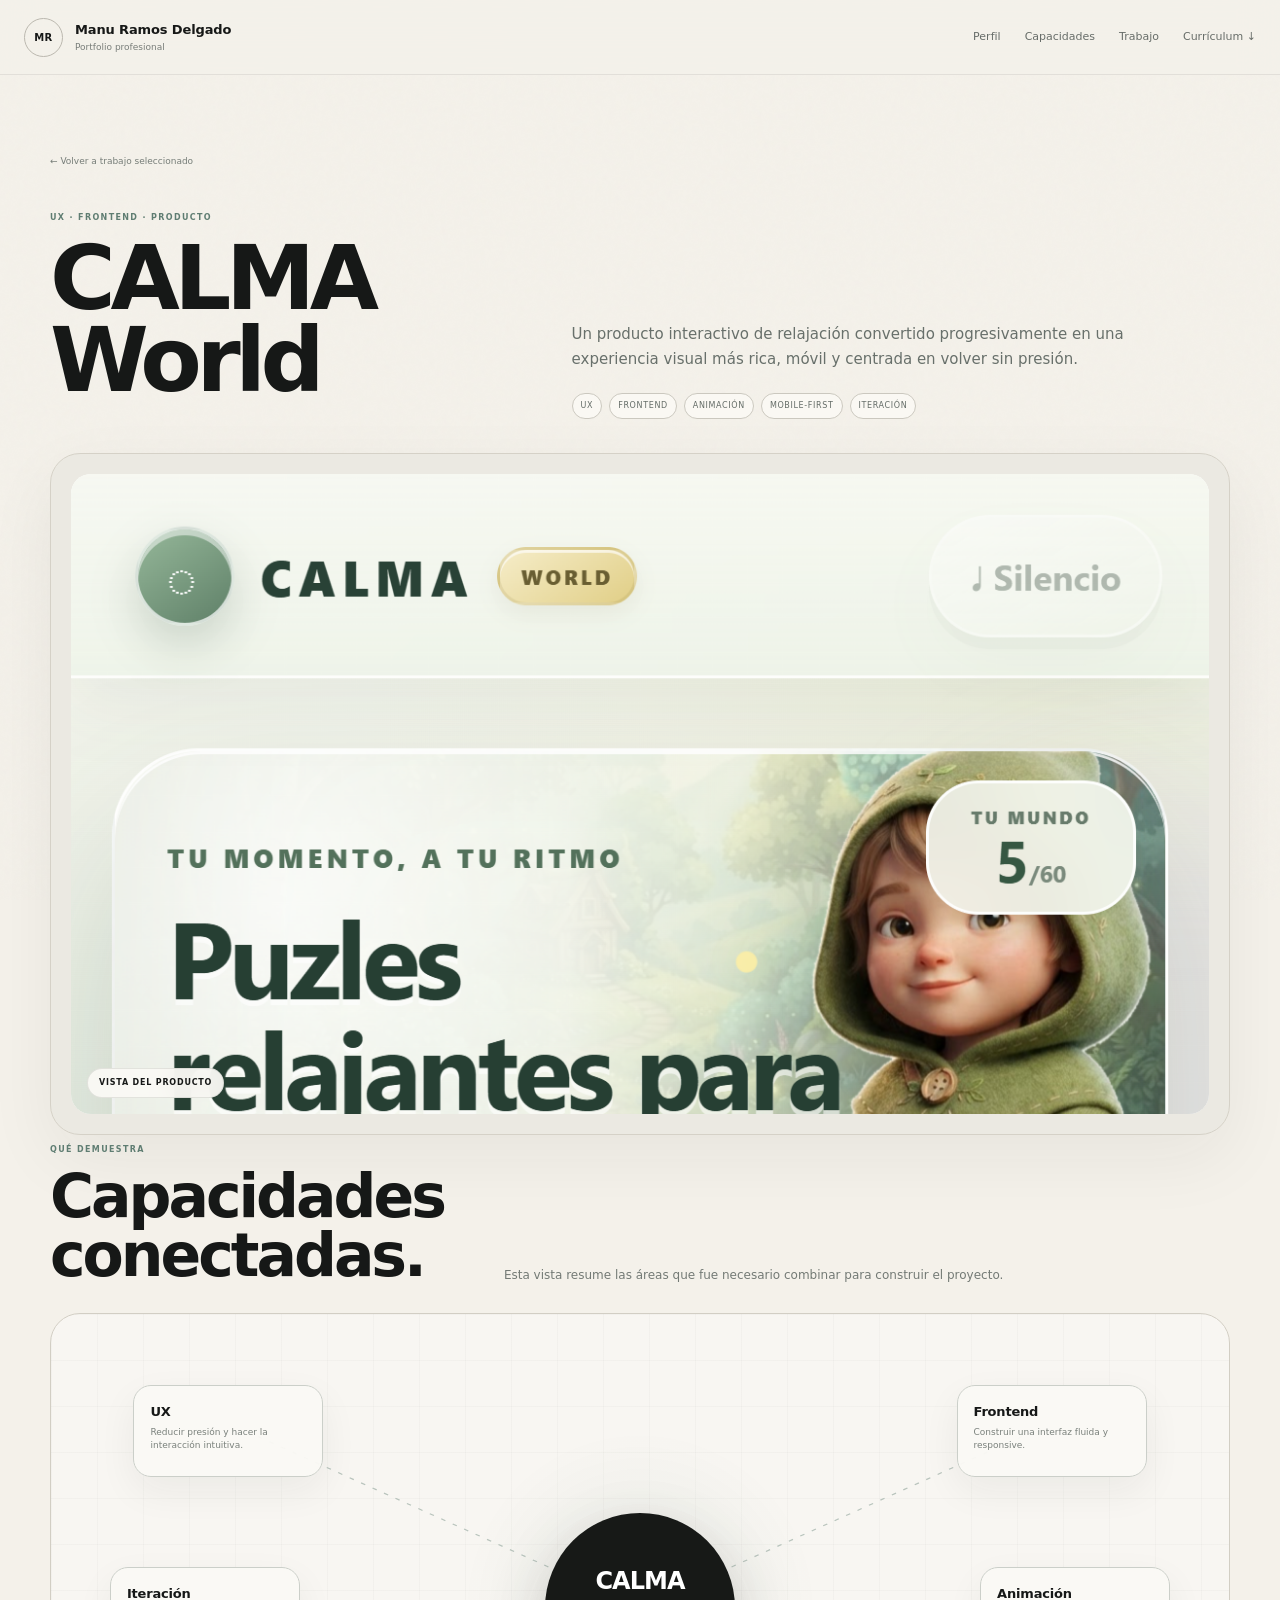
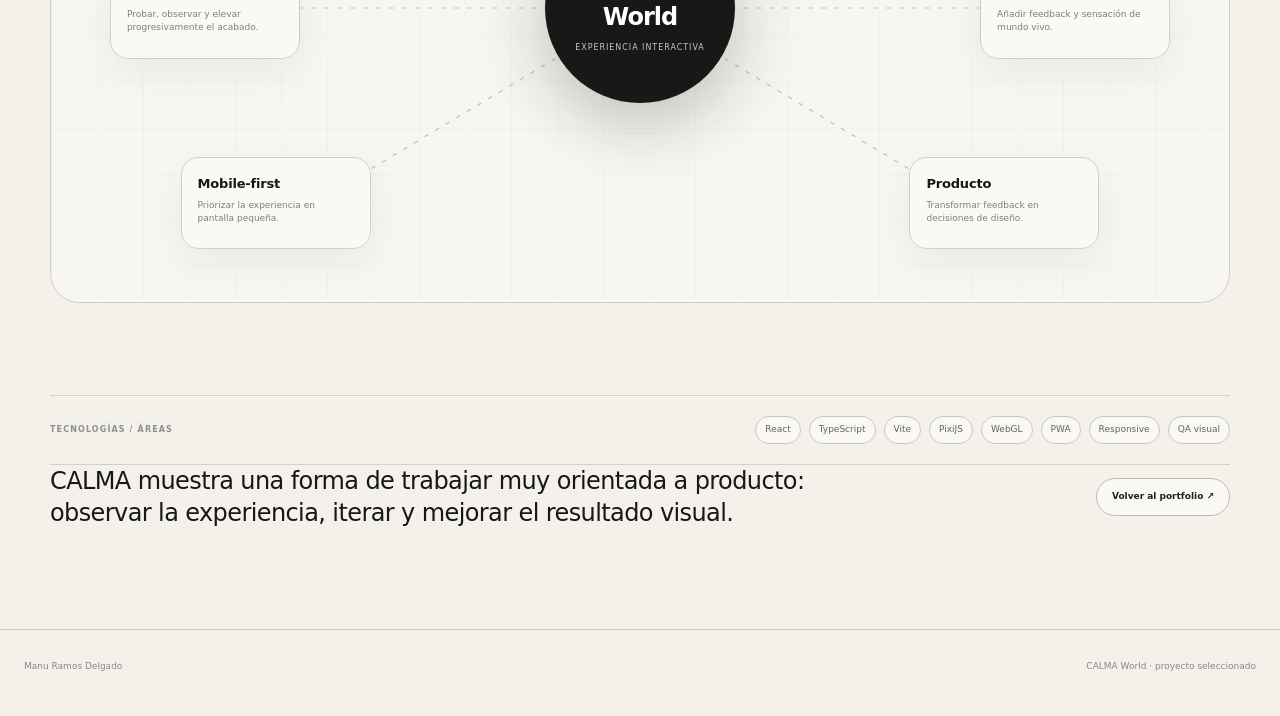
<file: project-calma.html>
<!doctype html>
<html lang="es">
<head>
<meta charset="utf-8">
<meta name="viewport" content="width=device-width,initial-scale=1">
<meta name="description" content="CALMA World — proyecto seleccionado del portfolio de Manu Ramos Delgado.">
<title>CALMA World · Manu Ramos Delgado</title>
<link rel="icon" href="favicon.svg" type="image/svg+xml">
<link rel="icon" href="favicon-32.png" sizes="32x32" type="image/png">
<link rel="apple-touch-icon" href="apple-touch-icon.png">
<link rel="manifest" href="site.webmanifest">
<meta name="theme-color" content="#f4f1ea">
<meta property="og:type" content="website">
<meta property="og:locale" content="es_ES">
<meta property="og:title" content="CALMA World · Manu Ramos Delgado">
<meta property="og:description" content="Producto digital, UX, frontend, animación e iteración.">
<meta property="og:url" content="https://manuramosdelgado.github.io/manu-tech-portfolio/project-calma.html">
<meta property="og:image" content="https://manuramosdelgado.github.io/manu-tech-portfolio/assets/share-card.png?v=1">
<meta property="og:image:width" content="1200">
<meta property="og:image:height" content="630">
<meta name="twitter:card" content="summary_large_image">
<meta name="twitter:title" content="CALMA World · Manu Ramos Delgado">
<meta name="twitter:description" content="Producto digital, UX, frontend, animación e iteración.">
<meta name="twitter:image" content="https://manuramosdelgado.github.io/manu-tech-portfolio/assets/share-card.png?v=1">
<link rel="stylesheet" href="styles-v4.css">
<link rel="stylesheet" href="styles-v4.1.css">
<link rel="stylesheet" href="project-visual.css">
</head>
<body class="project-visual-page">
<div class="paper-grain" aria-hidden="true"></div>
<header class="site-header"><div class="shell header-inner">
<a class="identity" href="index.html"><span class="identity-mark">MR</span><span><b>Manu Ramos Delgado</b><small>Portfolio profesional</small></span></a>
<nav class="main-nav" aria-label="Principal"><a href="index.html#perfil">Perfil</a><a href="index.html#capacidades">Capacidades</a><a href="index.html#trabajo">Trabajo</a><a href="Manu_Ramos_Delgado_CV.pdf" download>Currículum ↓</a></nav>
</div></header>
<main>
<section class="project-visual-hero"><div class="wrap">
<a class="project-back" href="index.html#trabajo">← Volver a trabajo seleccionado</a>
<div class="project-visual-hero-grid">
<div data-reveal><span class="project-visual-kicker">UX · FRONTEND · PRODUCTO</span><h1>CALMA World</h1></div>
<div data-reveal><p>Un producto interactivo de relajación convertido progresivamente en una experiencia visual más rica, móvil y centrada en volver sin presión.</p><div class="project-visual-meta"><span>UX</span><span>Frontend</span><span>Animación</span><span>Mobile-first</span><span>Iteración</span></div></div>
</div></div></section>
<section class="wrap product-stage" data-reveal><div class="product-stage-inner">
<img src="assets/calma-ui.png" alt="Interfaz móvil de CALMA World"><span class="product-stage-label">Vista del producto</span>
</div></section>
<section class="capabilities-section"><div class="wrap">
<div class="capabilities-head">
<div data-reveal><span class="project-visual-kicker">QUÉ DEMUESTRA</span><h2>Capacidades conectadas.</h2></div>
<p data-reveal>Esta vista resume las áreas que fue necesario combinar para construir el proyecto.</p>
</div>
<div class="capability-map" data-reveal>
<svg viewBox="0 0 1000 590" preserveAspectRatio="none" aria-hidden="true">
<line x1="500" y1="295" x2="170" y2="120"/><line x1="500" y1="295" x2="830" y2="120"/>
<line x1="500" y1="295" x2="855" y2="295"/><line x1="500" y1="295" x2="790" y2="500"/>
<line x1="500" y1="295" x2="210" y2="500"/><line x1="500" y1="295" x2="145" y2="295"/>
<circle cx="500" cy="295" r="5"/></svg>
<div class="capability-core"><div><b>CALMA World</b><small>experiencia interactiva</small></div></div><article class="capability-node n1"><strong>UX</strong><span>Reducir presión y hacer la interacción intuitiva.</span></article><article class="capability-node n2"><strong>Frontend</strong><span>Construir una interfaz fluida y responsive.</span></article><article class="capability-node n3"><strong>Animación</strong><span>Añadir feedback y sensación de mundo vivo.</span></article><article class="capability-node n4"><strong>Producto</strong><span>Transformar feedback en decisiones de diseño.</span></article><article class="capability-node n5"><strong>Mobile-first</strong><span>Priorizar la experiencia en pantalla pequeña.</span></article><article class="capability-node n6"><strong>Iteración</strong><span>Probar, observar y elevar progresivamente el acabado.</span></article>
</div></div></section>
<section class="wrap stack-strip" data-reveal><span>Tecnologías / áreas</span><div class="stack-list"><span>React</span><span>TypeScript</span><span>Vite</span><span>PixiJS</span><span>WebGL</span><span>PWA</span><span>Responsive</span><span>QA visual</span></div></section>
<section class="wrap project-outro" data-reveal><p>CALMA muestra una forma de trabajar muy orientada a producto: observar la experiencia, iterar y mejorar el resultado visual.</p><a href="index.html#trabajo">Volver al portfolio ↗</a></section>
</main>
<footer><div class="shell footer-inner"><span>Manu Ramos Delgado</span><span>CALMA World · proyecto seleccionado</span></div></footer>
<script src="app-v4.js"></script>
</body></html>
</file>
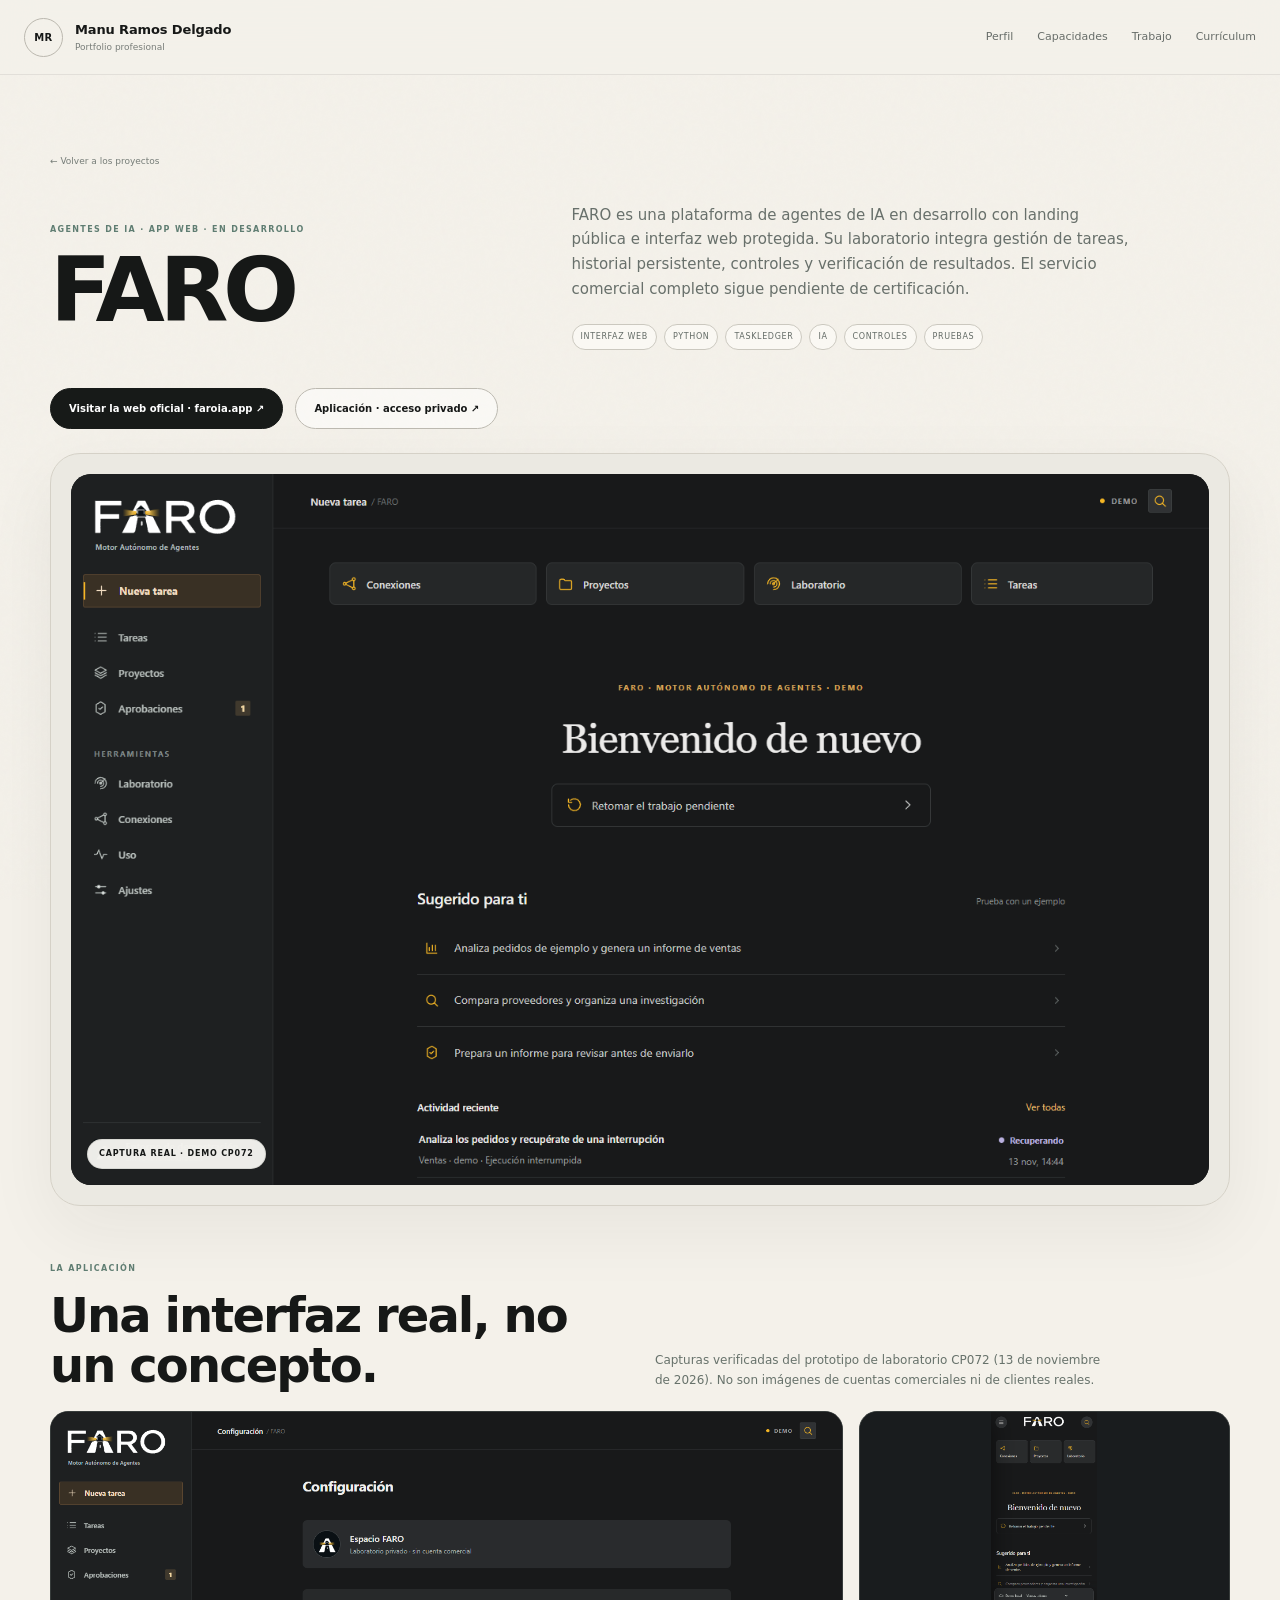
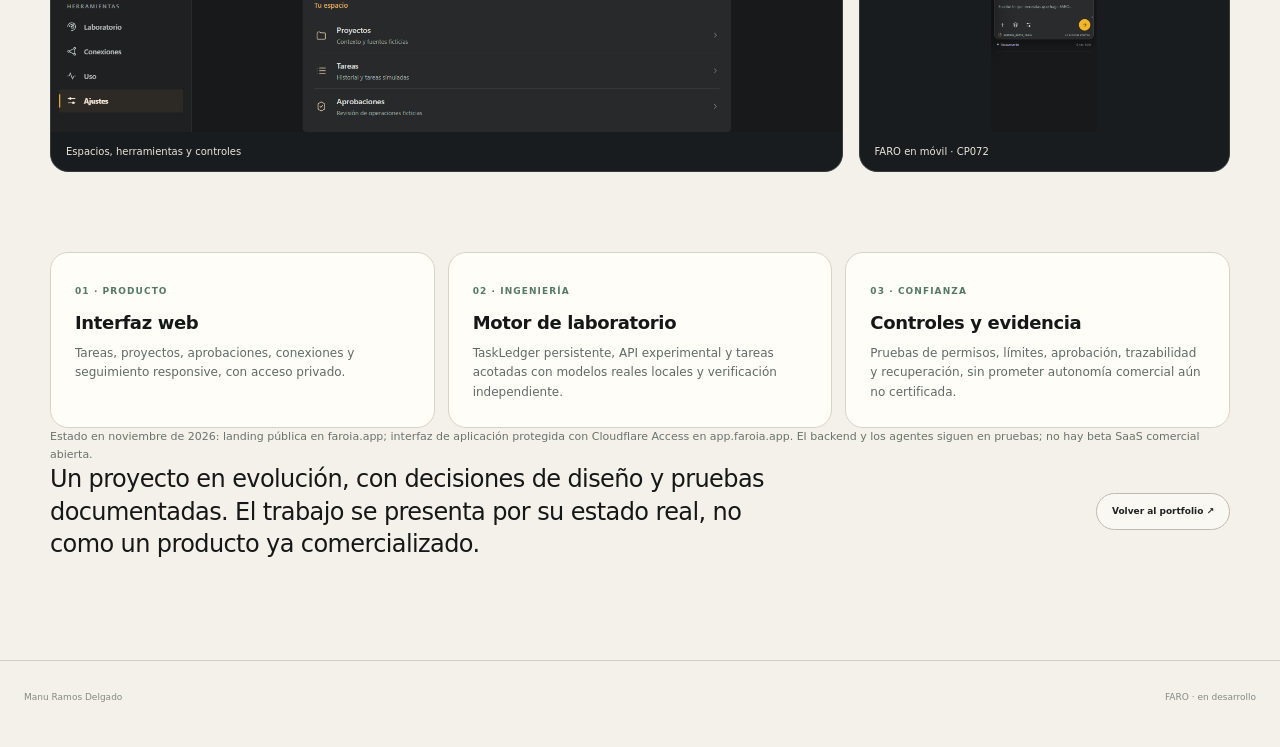
<file: project-faro.html>
<!doctype html>
<html lang="es"><head><meta charset="utf-8"><meta name="viewport" content="width=device-width,initial-scale=1">
<meta name="description" content="FARO — caso de proyecto en desarrollo del portfolio de Manu Ramos Delgado.">
<title>FARO · Manu Ramos Delgado</title>
<link rel="canonical" href="https://manuramosdelgado.github.io/manu-tech-portfolio/project-faro.html">
<link rel="icon" href="favicon.svg" type="image/svg+xml">
<meta name="theme-color" content="#f4f1ea">
<meta property="og:type" content="website"><meta property="og:locale" content="es_ES"><meta property="og:title" content="FARO · Portfolio de Manu Ramos Delgado">
<meta property="og:description" content="FARO es una plataforma de agentes de IA en desarrollo con landing pública e interfaz web protegida. Su laboratorio integra gestión de tareas, historial persistente, controles y verificación de resultados. El servicio comercial completo sigue pendiente de certificación."><meta name="twitter:card" content="summary">
<link rel="stylesheet" href="styles-v4.css"><link rel="stylesheet" href="styles-v4.1.css"><link rel="stylesheet" href="project-visual.css"><link rel="stylesheet" href="portfolio-refresh.css">
</head><body class="project-visual-page case-faro"><div class="paper-grain" aria-hidden="true"></div>
<header class="site-header"><div class="shell header-inner"><a class="identity" href="index.html"><span class="identity-mark">MR</span><span><b>Manu Ramos Delgado</b><small>Portfolio profesional</small></span></a>
<nav class="main-nav" aria-label="Principal"><a href="index.html#perfil">Perfil</a><a href="index.html#capacidades">Capacidades</a><a href="index.html#trabajo">Trabajo</a><a href="cv.html">Currículum</a></nav></div></header>
<main><section class="project-visual-hero"><div class="wrap"><a class="project-back" href="index.html#trabajo">← Volver a los proyectos</a><div class="project-visual-hero-grid"><div><span class="project-visual-kicker">AGENTES DE IA · APP WEB · EN DESARROLLO</span><h1>FARO</h1></div><div><p>FARO es una plataforma de agentes de IA en desarrollo con landing pública e interfaz web protegida. Su laboratorio integra gestión de tareas, historial persistente, controles y verificación de resultados. El servicio comercial completo sigue pendiente de certificación.</p><div class="project-visual-meta"><span>Interfaz web</span><span>Python</span><span>TaskLedger</span><span>IA</span><span>Controles</span><span>Pruebas</span></div></div></div></div></section>
<div class="wrap faro-live-actions">
<a class="button primary" href="https://faroia.app/" target="_blank" rel="noopener noreferrer">Visitar la web oficial · faroia.app ↗</a>
<a class="button ghost" href="https://app.faroia.app/" target="_blank" rel="noopener noreferrer">Aplicación · acceso privado ↗</a>
</div>
<section class="wrap product-stage faro-main-shot"><div class="product-stage-inner"><img src="assets/faro-app-home.png" alt="Captura auténtica de FARO en entorno de demostración, pantalla de inicio y proyectos" loading="lazy"><span class="product-stage-label">Captura real · demo CP072</span></div></section>
<section class="wrap faro-gallery-section" aria-labelledby="faro-gallery-heading">
<div class="faro-gallery-head"><div><span class="project-visual-kicker">LA APLICACIÓN</span><h2 id="faro-gallery-heading">Una interfaz real, no un concepto.</h2></div><p>Capturas verificadas del prototipo de laboratorio CP072 (13 de noviembre de 2026). No son imágenes de cuentas comerciales ni de clientes reales.</p></div>
<div class="faro-shot-grid">
<figure class="faro-shot"><img src="assets/faro-app-settings.png" loading="lazy" alt="Ajustes de FARO: espacios, proyectos, tareas, permisos y herramientas de laboratorio"><figcaption>Espacios, herramientas y controles</figcaption></figure>
<figure class="faro-shot faro-shot-mobile"><img src="assets/faro-app-mobile.png" loading="lazy" alt="Interfaz móvil real de FARO en demostración"><figcaption>FARO en móvil · CP072</figcaption></figure>
</div></section>
<section class="wrap case-columns"><article><span class="case-eyebrow">01 · Producto</span><h3>Interfaz web</h3><p>Tareas, proyectos, aprobaciones, conexiones y seguimiento responsive, con acceso privado.</p></article><article><span class="case-eyebrow">02 · Ingeniería</span><h3>Motor de laboratorio</h3><p>TaskLedger persistente, API experimental y tareas acotadas con modelos reales locales y verificación independiente.</p></article><article><span class="case-eyebrow">03 · Confianza</span><h3>Controles y evidencia</h3><p>Pruebas de permisos, límites, aprobación, trazabilidad y recuperación, sin prometer autonomía comercial aún no certificada.</p></article></section><p class="wrap case-disclosure">Estado en noviembre de 2026: landing pública en faroia.app; interfaz de aplicación protegida con Cloudflare Access en app.faroia.app. El backend y los agentes siguen en pruebas; no hay beta SaaS comercial abierta.</p>
<section class="wrap project-outro"><p>Un proyecto en evolución, con decisiones de diseño y pruebas documentadas. El trabajo se presenta por su estado real, no como un producto ya comercializado.</p><a href="index.html#trabajo">Volver al portfolio ↗</a></section></main>
<footer><div class="shell footer-inner"><span>Manu Ramos Delgado</span><span>FARO · en desarrollo</span></div></footer><script src="app-v4.js"></script></body></html>
</file>
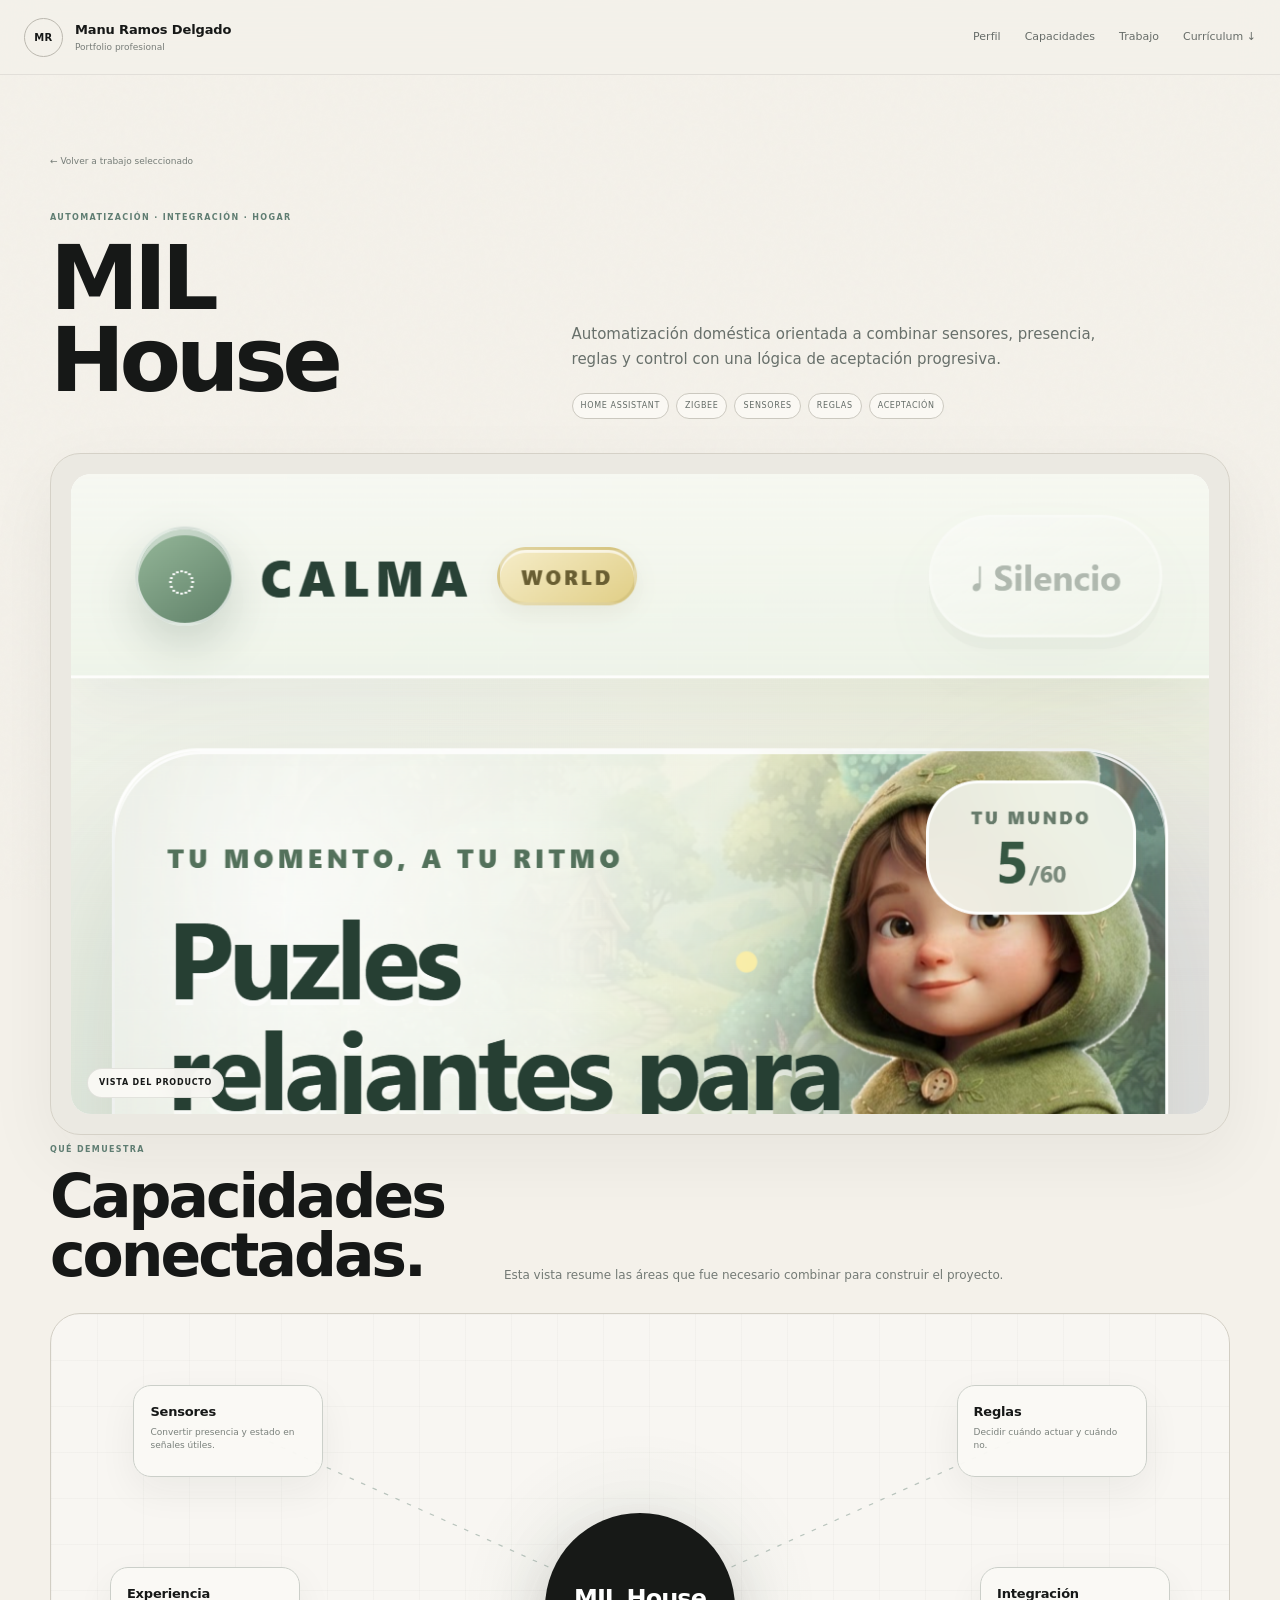
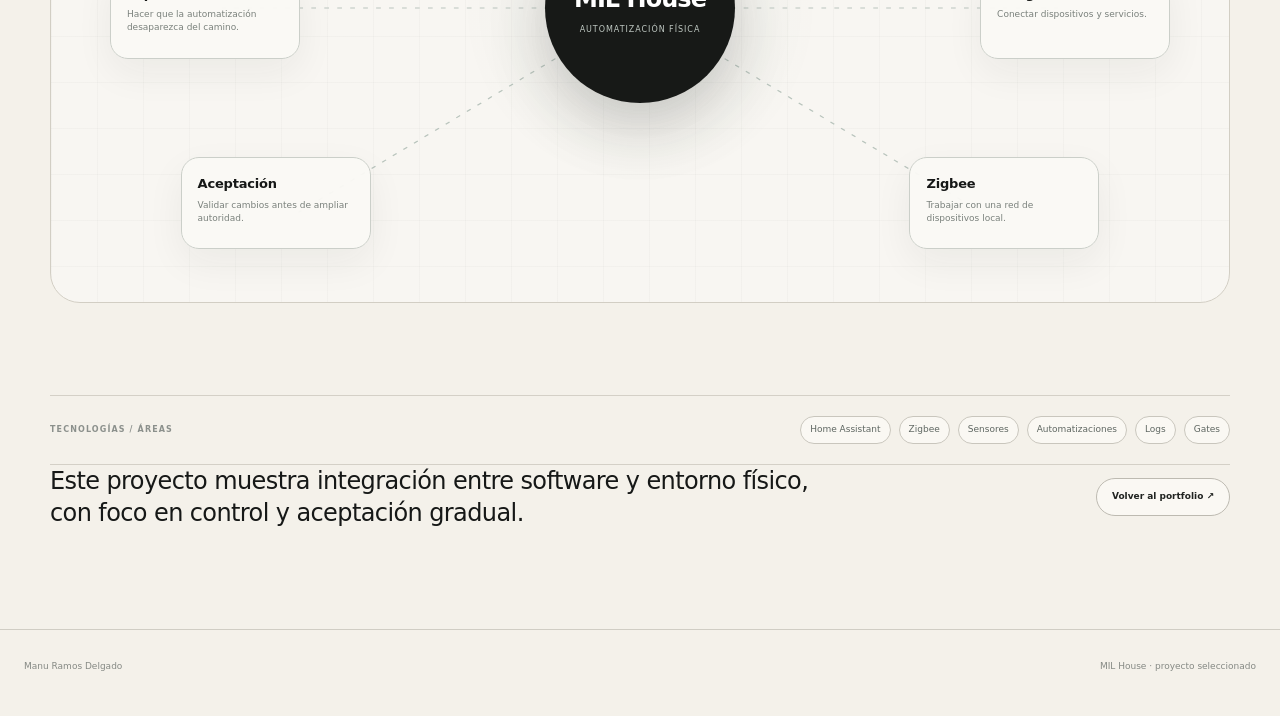
<file: project-house.html>
<!doctype html>
<html lang="es">
<head>
<meta charset="utf-8">
<meta name="viewport" content="width=device-width,initial-scale=1">
<meta name="description" content="MIL House — proyecto seleccionado del portfolio de Manu Ramos Delgado.">
<title>MIL House · Manu Ramos Delgado</title>
<link rel="icon" href="favicon.svg" type="image/svg+xml">
<link rel="icon" href="favicon-32.png" sizes="32x32" type="image/png">
<link rel="apple-touch-icon" href="apple-touch-icon.png">
<link rel="manifest" href="site.webmanifest">
<meta name="theme-color" content="#f4f1ea">
<meta property="og:type" content="website">
<meta property="og:locale" content="es_ES">
<meta property="og:title" content="MIL House · Manu Ramos Delgado">
<meta property="og:description" content="Automatización, sensores, integración y control.">
<meta property="og:url" content="https://manuramosdelgado.github.io/manu-tech-portfolio/project-house.html">
<meta property="og:image" content="https://manuramosdelgado.github.io/manu-tech-portfolio/assets/share-card.png?v=1">
<meta property="og:image:width" content="1200">
<meta property="og:image:height" content="630">
<meta name="twitter:card" content="summary_large_image">
<meta name="twitter:title" content="MIL House · Manu Ramos Delgado">
<meta name="twitter:description" content="Automatización, sensores, integración y control.">
<meta name="twitter:image" content="https://manuramosdelgado.github.io/manu-tech-portfolio/assets/share-card.png?v=1">
<link rel="stylesheet" href="styles-v4.css">
<link rel="stylesheet" href="styles-v4.1.css">
<link rel="stylesheet" href="project-visual.css">
</head>
<body class="project-visual-page">
<div class="paper-grain" aria-hidden="true"></div>
<header class="site-header"><div class="shell header-inner">
<a class="identity" href="index.html"><span class="identity-mark">MR</span><span><b>Manu Ramos Delgado</b><small>Portfolio profesional</small></span></a>
<nav class="main-nav" aria-label="Principal"><a href="index.html#perfil">Perfil</a><a href="index.html#capacidades">Capacidades</a><a href="index.html#trabajo">Trabajo</a><a href="Manu_Ramos_Delgado_CV.pdf" download>Currículum ↓</a></nav>
</div></header>
<main>
<section class="project-visual-hero"><div class="wrap">
<a class="project-back" href="index.html#trabajo">← Volver a trabajo seleccionado</a>
<div class="project-visual-hero-grid">
<div data-reveal><span class="project-visual-kicker">AUTOMATIZACIÓN · INTEGRACIÓN · HOGAR</span><h1>MIL House</h1></div>
<div data-reveal><p>Automatización doméstica orientada a combinar sensores, presencia, reglas y control con una lógica de aceptación progresiva.</p><div class="project-visual-meta"><span>Home Assistant</span><span>Zigbee</span><span>Sensores</span><span>Reglas</span><span>Aceptación</span></div></div>
</div></div></section>
<section class="wrap product-stage" data-reveal><div class="product-stage-inner">
<img src="assets/calma-ui.png" alt="Visual de automatización"><span class="product-stage-label">Vista del producto</span>
</div></section>
<section class="capabilities-section"><div class="wrap">
<div class="capabilities-head">
<div data-reveal><span class="project-visual-kicker">QUÉ DEMUESTRA</span><h2>Capacidades conectadas.</h2></div>
<p data-reveal>Esta vista resume las áreas que fue necesario combinar para construir el proyecto.</p>
</div>
<div class="capability-map" data-reveal>
<svg viewBox="0 0 1000 590" preserveAspectRatio="none" aria-hidden="true">
<line x1="500" y1="295" x2="170" y2="120"/><line x1="500" y1="295" x2="830" y2="120"/>
<line x1="500" y1="295" x2="855" y2="295"/><line x1="500" y1="295" x2="790" y2="500"/>
<line x1="500" y1="295" x2="210" y2="500"/><line x1="500" y1="295" x2="145" y2="295"/>
<circle cx="500" cy="295" r="5"/></svg>
<div class="capability-core"><div><b>MIL House</b><small>automatización física</small></div></div><article class="capability-node n1"><strong>Sensores</strong><span>Convertir presencia y estado en señales útiles.</span></article><article class="capability-node n2"><strong>Reglas</strong><span>Decidir cuándo actuar y cuándo no.</span></article><article class="capability-node n3"><strong>Integración</strong><span>Conectar dispositivos y servicios.</span></article><article class="capability-node n4"><strong>Zigbee</strong><span>Trabajar con una red de dispositivos local.</span></article><article class="capability-node n5"><strong>Aceptación</strong><span>Validar cambios antes de ampliar autoridad.</span></article><article class="capability-node n6"><strong>Experiencia</strong><span>Hacer que la automatización desaparezca del camino.</span></article>
</div></div></section>
<section class="wrap stack-strip" data-reveal><span>Tecnologías / áreas</span><div class="stack-list"><span>Home Assistant</span><span>Zigbee</span><span>Sensores</span><span>Automatizaciones</span><span>Logs</span><span>Gates</span></div></section>
<section class="wrap project-outro" data-reveal><p>Este proyecto muestra integración entre software y entorno físico, con foco en control y aceptación gradual.</p><a href="index.html#trabajo">Volver al portfolio ↗</a></section>
</main>
<footer><div class="shell footer-inner"><span>Manu Ramos Delgado</span><span>MIL House · proyecto seleccionado</span></div></footer>
<script src="app-v4.js"></script>
</body></html>
</file>
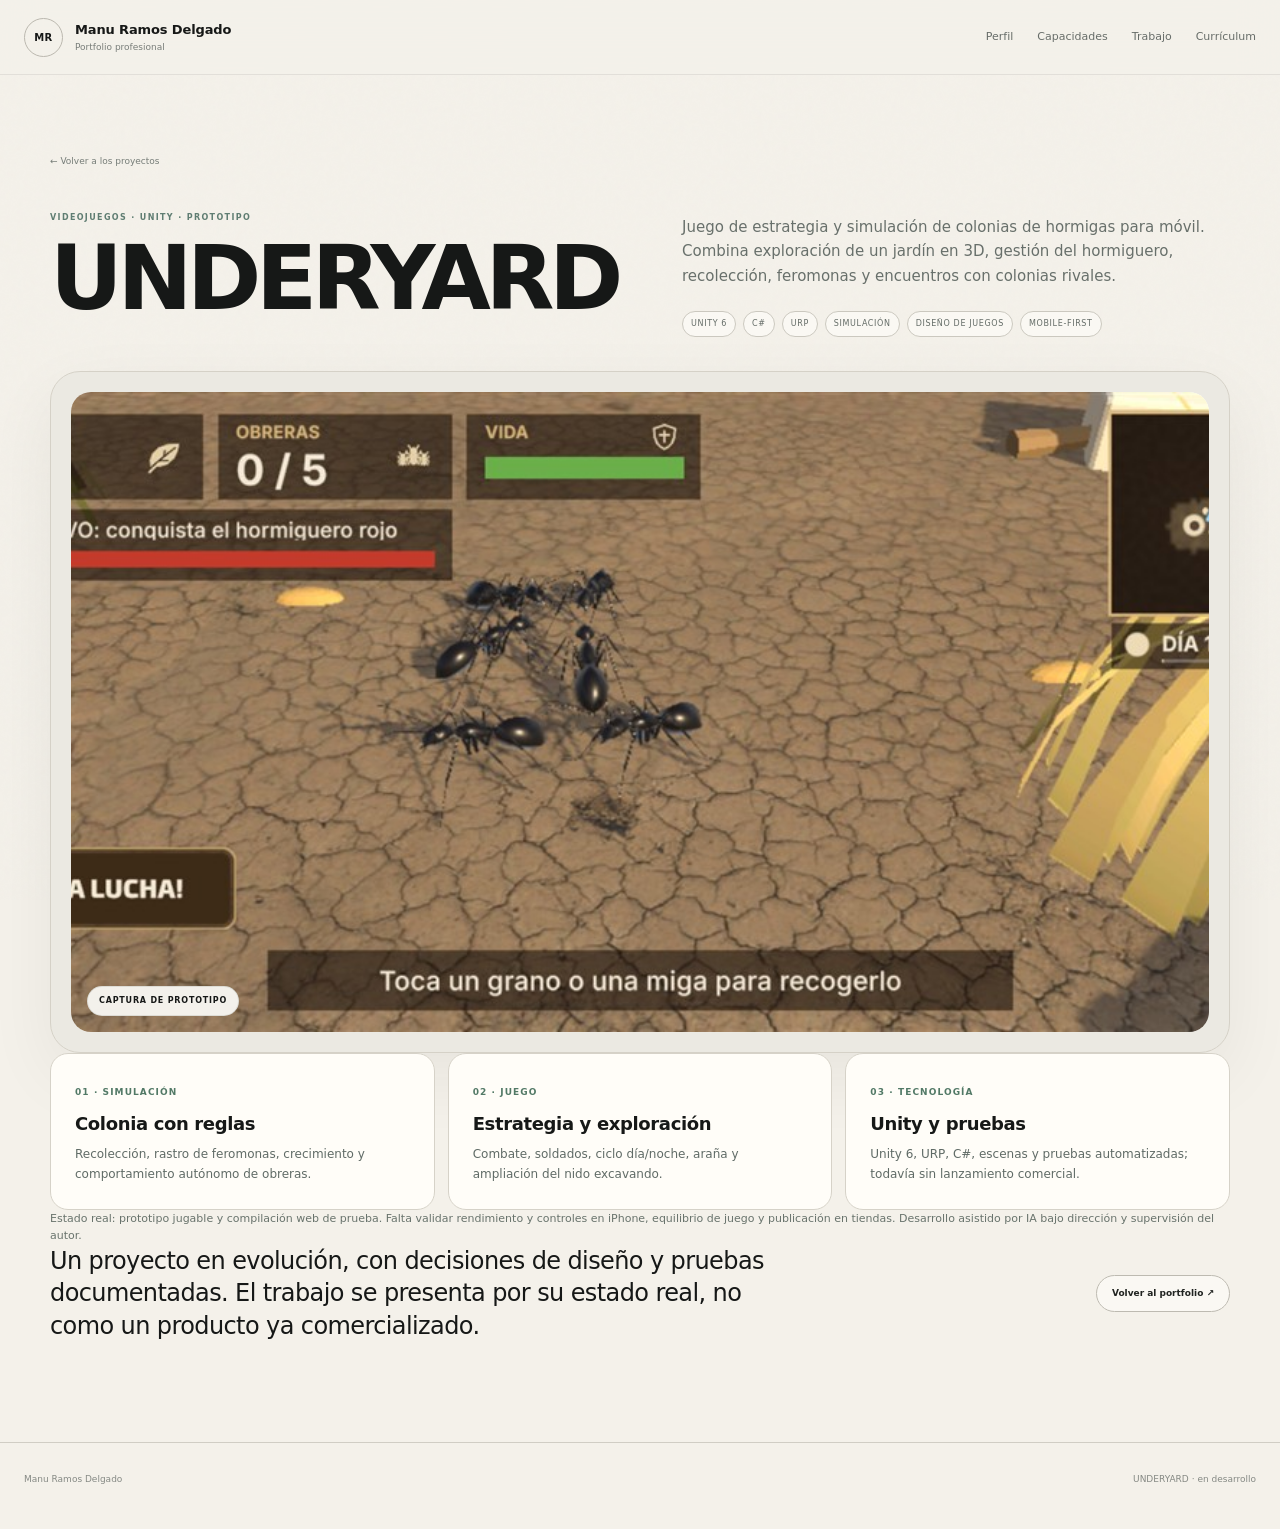
<file: project-underyard.html>
<!doctype html>
<html lang="es"><head><meta charset="utf-8"><meta name="viewport" content="width=device-width,initial-scale=1">
<meta name="description" content="UNDERYARD — caso de proyecto en desarrollo del portfolio de Manu Ramos Delgado.">
<title>UNDERYARD · Manu Ramos Delgado</title>
<link rel="canonical" href="https://manuramosdelgado.github.io/manu-tech-portfolio/project-underyard.html">
<link rel="icon" href="favicon.svg" type="image/svg+xml">
<meta name="theme-color" content="#f4f1ea">
<meta property="og:type" content="website"><meta property="og:locale" content="es_ES"><meta property="og:title" content="UNDERYARD · Portfolio de Manu Ramos Delgado">
<meta property="og:description" content="Juego de estrategia y simulación de colonias de hormigas para móvil. Combina exploración de un jardín en 3D, gestión del hormiguero, recolección, feromonas y encuentros con colonias rivales."><meta name="twitter:card" content="summary">
<link rel="stylesheet" href="styles-v4.css"><link rel="stylesheet" href="styles-v4.1.css"><link rel="stylesheet" href="project-visual.css"><link rel="stylesheet" href="portfolio-refresh.css">
</head><body class="project-visual-page"><div class="paper-grain" aria-hidden="true"></div>
<header class="site-header"><div class="shell header-inner"><a class="identity" href="index.html"><span class="identity-mark">MR</span><span><b>Manu Ramos Delgado</b><small>Portfolio profesional</small></span></a>
<nav class="main-nav" aria-label="Principal"><a href="index.html#perfil">Perfil</a><a href="index.html#capacidades">Capacidades</a><a href="index.html#trabajo">Trabajo</a><a href="cv.html">Currículum</a></nav></div></header>
<main><section class="project-visual-hero"><div class="wrap"><a class="project-back" href="index.html#trabajo">← Volver a los proyectos</a><div class="project-visual-hero-grid"><div><span class="project-visual-kicker">VIDEOJUEGOS · UNITY · PROTOTIPO</span><h1>UNDERYARD</h1></div><div><p>Juego de estrategia y simulación de colonias de hormigas para móvil. Combina exploración de un jardín en 3D, gestión del hormiguero, recolección, feromonas y encuentros con colonias rivales.</p><div class="project-visual-meta"><span>Unity 6</span><span>C#</span><span>URP</span><span>Simulación</span><span>Diseño de juegos</span><span>Mobile-first</span></div></div></div></div></section>
<section class="wrap product-stage"><div class="product-stage-inner"><img src="assets/underyard-preview.jpg" alt="Captura experimental de UNDERYARD en Unity, con superficie y hormiguero" loading="lazy"><span class="product-stage-label">Captura de prototipo</span></div></section>
<section class="wrap case-columns"><article><span class="case-eyebrow">01 · Simulación</span><h3>Colonia con reglas</h3><p>Recolección, rastro de feromonas, crecimiento y comportamiento autónomo de obreras.</p></article><article><span class="case-eyebrow">02 · Juego</span><h3>Estrategia y exploración</h3><p>Combate, soldados, ciclo día/noche, araña y ampliación del nido excavando.</p></article><article><span class="case-eyebrow">03 · Tecnología</span><h3>Unity y pruebas</h3><p>Unity 6, URP, C#, escenas y pruebas automatizadas; todavía sin lanzamiento comercial.</p></article></section><p class="wrap case-disclosure">Estado real: prototipo jugable y compilación web de prueba. Falta validar rendimiento y controles en iPhone, equilibrio de juego y publicación en tiendas. Desarrollo asistido por IA bajo dirección y supervisión del autor.</p>
<section class="wrap project-outro"><p>Un proyecto en evolución, con decisiones de diseño y pruebas documentadas. El trabajo se presenta por su estado real, no como un producto ya comercializado.</p><a href="index.html#trabajo">Volver al portfolio ↗</a></section></main>
<footer><div class="shell footer-inner"><span>Manu Ramos Delgado</span><span>UNDERYARD · en desarrollo</span></div></footer><script src="app-v4.js"></script></body></html>
</file>
<file: styles-v4.css>
:root{
  --paper:#f4f1ea;
  --paper-2:#fbfaf6;
  --ink:#161817;
  --soft:#5f6461;
  --muted:#858b87;
  --line:#d8d5cc;
  --line-dark:#c7c3b8;
  --sage:#5f7d72;
  --sage-soft:#dfe8e1;
  --blue:#6679b7;
  --blue-soft:#e7eaf4;
  --cream:#ebe6db;
  --max:1240px;
  --shadow:0 30px 70px rgba(28,31,29,.08);
}
*{box-sizing:border-box}
html{scroll-behavior:smooth}
body{
  margin:0;
  color:var(--ink);
  background:
    radial-gradient(circle at 88% 8%,rgba(102,121,183,.07),transparent 28rem),
    radial-gradient(circle at 10% 34%,rgba(95,125,114,.065),transparent 30rem),
    var(--paper);
  font-family:Inter,ui-sans-serif,system-ui,-apple-system,BlinkMacSystemFont,"Segoe UI",sans-serif;
  line-height:1.5;
  overflow-x:hidden
}
body.modal-open{overflow:hidden}
a{color:inherit}
button{font:inherit;color:inherit}
img{display:block;max-width:100%}
.shell{width:min(var(--max),calc(100% - 48px));margin:auto}
.paper-grain{
  position:fixed;inset:0;z-index:-1;pointer-events:none;opacity:.022;
  background-image:url("data:image/svg+xml,%3Csvg viewBox='0 0 180 180' xmlns='http://www.w3.org/2000/svg'%3E%3Cfilter id='n'%3E%3CfeTurbulence type='fractalNoise' baseFrequency='.78' numOctaves='2' stitchTiles='stitch'/%3E%3C/filter%3E%3Crect width='100%25' height='100%25' filter='url(%23n)' opacity='.9'/%3E%3C/svg%3E")
}

.site-header{
  position:sticky;top:0;z-index:50;
  background:rgba(244,241,234,.84);
  backdrop-filter:blur(18px);
  border-bottom:1px solid rgba(22,24,23,.08)
}
.header-inner{height:74px;display:flex;align-items:center;justify-content:space-between;gap:24px}
.identity{display:flex;align-items:center;gap:12px;text-decoration:none}
.identity-mark{
  width:39px;height:39px;border-radius:50%;border:1px solid #bab7ae;
  display:grid;place-items:center;font-size:10px;font-weight:900;letter-spacing:.04em
}
.identity b{display:block;font-size:13px;letter-spacing:-.01em}
.identity small{display:block;font-size:9px;color:#787d79;margin-top:2px}
.main-nav{display:flex;gap:24px}
.main-nav a{font-size:11px;color:#676d69;text-decoration:none;transition:.18s color}
.main-nav a:hover{color:#111}
.header-actions{display:flex;align-items:center;gap:9px}
.header-link{font-size:11px;text-decoration:none;font-weight:700;padding:8px 9px}
.sixty-button{
  width:43px;height:33px;border:1px solid #bcb9b0;border-radius:999px;background:rgba(255,255,255,.45);
  font-size:9px;font-weight:900;cursor:pointer;transition:.2s background,.2s transform
}
.sixty-button:hover{background:#fff;transform:translateY(-1px)}

.hero{padding:104px 0 44px;min-height:calc(100vh - 74px);display:flex;flex-direction:column;justify-content:center}
.hero-grid{display:grid;grid-template-columns:1.08fr .62fr;gap:90px;align-items:center}
.eyebrow,.section-label,.quick-kicker{
  font-size:9px;letter-spacing:.19em;text-transform:uppercase;font-weight:800;color:var(--sage)
}
.hero h1{
  font-size:clamp(58px,7vw,94px);
  line-height:.94;letter-spacing:-.063em;margin:14px 0 28px;font-weight:760
}
.hero h1 span{display:block}
.hero-accent{
  color:transparent;
  background:linear-gradient(90deg,#1a1d1b 0%,#5d766e 47%,#7180b5 100%);
  -webkit-background-clip:text;background-clip:text
}
.hero-lead{font-size:18px;line-height:1.55;color:#535a56;max-width:720px}
.hero-actions,.closing-actions,.quick-actions{display:flex;gap:10px;flex-wrap:wrap;margin-top:30px}
.button{
  display:inline-flex;align-items:center;justify-content:center;text-decoration:none;
  border-radius:999px;padding:12px 18px;font-size:11px;font-weight:800;
  border:1px solid #bcb9b0;cursor:pointer;transition:.2s transform,.2s box-shadow,.2s background
}
.button:hover{transform:translateY(-1px)}
.button.primary{background:#171a18;color:#fff;border-color:#171a18}
.button.primary:hover{box-shadow:0 12px 26px rgba(22,24,23,.13)}
.button.ghost{background:rgba(255,255,255,.52)}
.hero-note{margin-top:52px;padding-left:15px;border-left:2px solid #a8bbb3}
.hero-note span{display:block;font-size:8px;letter-spacing:.14em;text-transform:uppercase;color:#87908b}
.hero-note strong{display:block;font-size:14px;margin-top:5px;max-width:560px}

.principles{
  position:relative;padding:8px 0 0 34px;border-left:1px solid #c9c5bb;
  min-height:450px
}
.principles-head{display:flex;align-items:center;gap:14px;margin-bottom:24px}
.principles-head span{font-size:8px;letter-spacing:.17em;color:#8a8d89}
.principles-head i{height:1px;flex:1;background:#d4d0c6;overflow:hidden;position:relative}
.principles-head i:after{
  content:"";position:absolute;left:-36%;top:0;width:36%;height:1px;background:#6a847a;
  animation:lineSweep 5.5s ease-in-out infinite
}
@keyframes lineSweep{0%{left:-36%;opacity:0}14%{opacity:1}72%{opacity:1}100%{left:100%;opacity:0}}
.principles ol{list-style:none;padding:0;margin:0}
.principles li{
  display:grid;grid-template-columns:34px 1fr;gap:14px;padding:19px 0;
  border-top:1px solid #d8d4ca
}
.principles li:first-child{border-top:0}
.principles li>span{font:700 9px ui-monospace,SFMono-Regular,Consolas,monospace;color:#a09f98;padding-top:3px}
.principles b{display:block;font-size:16px;letter-spacing:-.015em}
.principles p{font-size:11px;color:#7c827e;margin:4px 0 0;max-width:340px}
.principles-foot{display:flex;align-items:center;gap:8px;margin-top:23px;color:#858b87}
.principles-foot small{font-size:9px}
.pulse-dot{width:7px;height:7px;border-radius:50%;background:#6f9989;box-shadow:0 0 0 0 rgba(111,153,137,.28);animation:pulse 2.7s infinite}
@keyframes pulse{0%{box-shadow:0 0 0 0 rgba(111,153,137,.28)}70%{box-shadow:0 0 0 8px rgba(111,153,137,0)}100%{box-shadow:0 0 0 0 rgba(111,153,137,0)}}
.scroll-note{display:flex;align-items:center;gap:10px;margin-top:auto;padding-top:42px}
.scroll-note span{font-size:7px;letter-spacing:.19em;color:#9a9d99}
.scroll-note i{width:62px;height:1px;background:#cbc8bf;position:relative;overflow:hidden}
.scroll-note i:after{content:"";position:absolute;width:20px;height:1px;background:#6b8179;animation:scrollCue 2.8s linear infinite}
@keyframes scrollCue{from{left:-22px}to{left:64px}}

.section{padding:118px 0}
.editorial-split{display:grid;grid-template-columns:.78fr 1.22fr;gap:96px;align-items:start}
.sticky{position:sticky;top:115px}
.section-intro h2,.section-head h2{
  font-size:clamp(39px,4.8vw,62px);line-height:1.02;letter-spacing:-.049em;margin:10px 0 14px
}
.section-intro p,.section-head>p{font-size:14px;line-height:1.65;color:#737a76;max-width:510px}

.profile-section{background:rgba(251,250,246,.66);border-top:1px solid rgba(22,24,23,.07);border-bottom:1px solid rgba(22,24,23,.07)}
.profile-copy{display:grid}
.manifesto-line{display:grid;grid-template-columns:48px 1fr;gap:20px;padding:28px 0;border-top:1px solid #d5d2c8}
.manifesto-line:first-child{border-top:0}
.manifesto-line>span{
  width:35px;height:35px;border:1px solid #c6c3ba;border-radius:50%;display:grid;place-items:center;
  font:700 9px ui-monospace,SFMono-Regular,Consolas,monospace;color:#808680
}
.manifesto-line h3{font-size:27px;letter-spacing:-.033em;margin:0 0 7px;font-weight:690}
.manifesto-line p{font-size:13px;line-height:1.65;color:#747a76;margin:0;max-width:690px}

.capabilities-section{background:var(--paper)}
.section-head{display:flex;align-items:end;justify-content:space-between;gap:70px;margin-bottom:44px}
.section-head>div{max-width:760px}.section-head>p{margin:0 0 6px}
.capability-index{border-top:1px solid #c9c6bd}
.capability-index article{
  display:grid;grid-template-columns:60px 190px 1fr 300px;gap:20px;align-items:center;
  padding:22px 4px;border-bottom:1px solid #d3d0c7;transition:.22s background,.22s padding
}
.capability-index article:hover{background:rgba(255,255,255,.42);padding-left:14px;padding-right:14px}
.cap-num{font:700 9px ui-monospace,SFMono-Regular,Consolas,monospace;color:#999b96}
.capability-index h3{font-size:22px;letter-spacing:-.025em;margin:0}
.capability-index p{font-size:12px;color:#6f7672;margin:0;max-width:560px}
.capability-index article>div{font-size:9px;color:#8c918d;text-align:right}

.work-section{background:#fbfaf6;border-top:1px solid rgba(22,24,23,.07);border-bottom:1px solid rgba(22,24,23,.07)}
.work-head{margin-bottom:52px}
.project-feature{
  display:grid;grid-template-columns:1.35fr .65fr;gap:44px;align-items:end;
  padding-bottom:76px;border-bottom:1px solid #d2cfc5
}
.project-image{
  margin:0;overflow:hidden;border-radius:24px;border:1px solid #d4d0c6;background:#eceae2;
  box-shadow:var(--shadow)
}
.project-image.landscape{aspect-ratio:1.45/1}
.project-image img{
  width:100%;height:100%;object-fit:cover;
  transition:transform .7s cubic-bezier(.2,.7,.2,1)
}
.project-image:hover img{transform:scale(1.018)}
.project-copy{padding-bottom:6px}
.project-meta{display:flex;gap:12px;align-items:center;margin-bottom:16px}
.project-meta span{font-size:8px;letter-spacing:.14em;color:#858b87}
.project-meta span:first-child{font:700 9px ui-monospace,SFMono-Regular,Consolas,monospace;color:#a0a29d}
.project-copy h3{font-size:38px;line-height:1;letter-spacing:-.045em;margin:0 0 13px}
.project-copy p{font-size:13px;line-height:1.65;color:#6e7571;margin:0 0 17px;max-width:450px}
.project-copy a{font-size:10px;font-weight:800;text-decoration:none;border-bottom:1px solid #a8aaa5;padding-bottom:3px}
.project-copy a span{margin-left:4px}
.project-pair{display:grid;grid-template-columns:1fr 1fr;gap:28px;padding-top:76px}
.project-card{display:flex;flex-direction:column}
.project-card .project-image{margin-bottom:24px}
.project-image.compact{height:390px;aspect-ratio:auto}
.project-image.portrait{background:#edf0e9}
.project-image.portrait img{object-fit:contain;object-position:center top}
.project-card .project-copy h3{font-size:31px}
.other-work{margin-top:66px;padding-top:22px;border-top:1px solid #d4d1c8;display:flex;justify-content:space-between;gap:30px}
.other-work span{font-size:8px;letter-spacing:.16em;color:#8b8e89}
.other-work p{font-size:11px;color:#717773;margin:0;text-align:right}

.trajectory-section{background:var(--paper)}
.timeline{border-top:1px solid #ccc9c0}
.timeline article{display:grid;grid-template-columns:125px 1fr;gap:22px;padding:23px 0;border-bottom:1px solid #d5d2ca}
.timeline time{font:700 9px ui-monospace,SFMono-Regular,Consolas,monospace;color:#91958f}
.timeline h3{font-size:20px;letter-spacing:-.025em;margin:0 0 3px}
.timeline b{display:block;font-size:10px;color:#747a76;font-weight:700}
.timeline p{font-size:11px;color:#858b87;margin:6px 0 0}
.timeline-current{background:linear-gradient(90deg,rgba(95,125,114,.07),transparent);padding-left:12px!important}
.timeline-current time{color:#5f7d72}

.ai-section{padding-top:74px}
.ai-box{
  border-radius:30px;background:#dfe7e0;padding:50px;
  display:grid;grid-template-columns:.9fr 1.1fr;gap:72px
}
.ai-box h2{font-size:clamp(39px,4.8vw,62px);line-height:1.01;letter-spacing:-.049em;margin:10px 0 0}
.ai-text p{font-size:14px;line-height:1.7;color:#58645f}
.ai-text strong{color:#1e2925}

.closing-section{padding:122px 0 142px}
.closing{max-width:1060px}
.closing h2{font-size:clamp(55px,7vw,94px);line-height:.94;letter-spacing:-.064em;margin:12px 0 13px}
.closing h3{
  font-family:ui-serif,Georgia,"Times New Roman",serif;font-weight:400;
  font-size:clamp(29px,3.7vw,48px);line-height:1.13;letter-spacing:-.025em;
  color:#656b67;margin:0;max-width:970px
}
.closing>p{font-size:13px;line-height:1.7;color:#808681;max-width:760px;margin-top:24px}

.contact-block{display:grid;grid-template-columns:minmax(0,1fr) minmax(0,.65fr);gap:10px;margin-top:34px;max-width:820px}
.contact-block a{display:flex;justify-content:space-between;align-items:center;gap:18px;padding:15px 17px;border:1px solid #cfccc3;border-radius:15px;background:rgba(255,255,255,.5);text-decoration:none;transition:.2s background,.2s transform,.2s border-color}
.contact-block a:hover{background:#fff;border-color:#aaa99f;transform:translateY(-1px)}
.contact-block span{font-size:8px;letter-spacing:.15em;text-transform:uppercase;color:#8b908b}
.contact-block b{font-size:11px;font-weight:750;text-align:right}

footer{border-top:1px solid #d0cdc4;padding:30px 0 42px}
.footer-inner{display:flex;justify-content:space-between;gap:20px;font-size:9px;color:#858984}

.quick-overlay{
  position:fixed;inset:0;z-index:100;background:rgba(32,34,32,.26);backdrop-filter:blur(12px);
  display:grid;place-items:center;padding:22px;opacity:0;pointer-events:none;transition:.22s opacity
}
.quick-overlay.open{opacity:1;pointer-events:auto}
.quick-panel{
  position:relative;width:min(900px,100%);max-height:88vh;overflow:auto;
  background:#fbfaf6;border:1px solid #d0cdc3;border-radius:28px;padding:36px;
  box-shadow:0 45px 120px rgba(28,31,29,.18);transform:translateY(12px) scale(.99);transition:.22s transform
}
.quick-overlay.open .quick-panel{transform:none}
.quick-close{position:absolute;right:18px;top:14px;border:0;background:transparent;font-size:28px;color:#8a8f8b;cursor:pointer}
.quick-panel>h2{font-size:43px;letter-spacing:-.045em;margin:7px 0 26px}
.quick-grid{display:grid;grid-template-columns:1fr 1fr;gap:12px}
.quick-grid article{border:1px solid #d7d3ca;border-radius:17px;padding:18px;background:#f6f3ec}
.quick-grid article>span{font:700 9px ui-monospace,SFMono-Regular,Consolas,monospace;color:#9a9c97}
.quick-grid h3{font-size:18px;margin:12px 0 5px}
.quick-grid p{font-size:11px;line-height:1.55;color:#767c78;margin:0}

.reveal{opacity:0;transform:translateY(18px);transition:opacity .72s cubic-bezier(.2,.7,.2,1),transform .72s cubic-bezier(.2,.7,.2,1)}
.reveal.visible{opacity:1;transform:none}
:focus-visible{outline:2px solid #526b62;outline-offset:4px}

@media(max-width:1050px){
  .main-nav{display:none}
  .hero-grid{grid-template-columns:1fr;gap:68px}
  .principles{max-width:760px;padding-left:28px;min-height:auto}
  .editorial-split{grid-template-columns:1fr;gap:38px}
  .sticky{position:static}
  .capability-index article{grid-template-columns:50px 170px 1fr}
  .capability-index article>div{grid-column:3;text-align:left}
  .project-feature{grid-template-columns:1fr;align-items:start}
  .project-copy{max-width:680px}
  .project-pair{grid-template-columns:1fr 1fr}
  .ai-box{grid-template-columns:1fr;gap:28px}
}
@media(max-width:760px){
  .shell{width:min(var(--max),calc(100% - 28px))}
  .header-inner{height:64px}
  .identity small{display:none}
  .header-link{display:none}
  .hero{padding:66px 0 44px;min-height:auto}
  .hero h1{font-size:46px;letter-spacing:-.055em}
  .hero-lead{font-size:15px}
  .hero-note{margin-top:38px}
  .principles{padding-left:18px}
  .section{padding:82px 0}
  .section-intro h2,.section-head h2,.ai-box h2{font-size:40px}
  .section-head{display:block;margin-bottom:32px}
  .section-head>p{margin-top:14px}
  .capability-index article{grid-template-columns:36px 1fr;gap:12px;padding:19px 0}
  .capability-index h3{font-size:20px}
  .capability-index p,.capability-index article>div{grid-column:2;text-align:left}
  .project-feature{gap:26px;padding-bottom:56px}
  .project-pair{grid-template-columns:1fr;padding-top:56px}
  .project-image.compact{height:auto;aspect-ratio:1.35/1}
  .project-image.portrait{aspect-ratio:1.1/1;height:auto}
  .project-image.portrait img{object-fit:cover;object-position:center 12%}
  .project-copy h3,.project-card .project-copy h3{font-size:30px}
  .other-work{display:block}
  .other-work p{text-align:left;margin-top:6px}
  .timeline article{grid-template-columns:1fr;gap:6px}
  .ai-box{padding:30px 22px}
  .closing h2{font-size:49px}
  .quick-grid{grid-template-columns:1fr}
  .quick-panel{padding:28px 20px}
  .contact-block{grid-template-columns:1fr}
  .contact-block a{align-items:flex-start;flex-direction:column;gap:3px}
  .contact-block b{text-align:left}
  .footer-inner{flex-direction:column}
}
@media(max-width:500px){
  .hero h1{font-size:40px}
  .hero-actions,.closing-actions{display:grid}
  .button{width:100%}
  .principles li{grid-template-columns:30px 1fr}
  .manifesto-line{grid-template-columns:40px 1fr}
  .manifesto-line h3{font-size:23px}
  .project-image.landscape{aspect-ratio:1.15/1}
  .project-image.landscape img{object-position:center top}
}
@media(prefers-reduced-motion:reduce){
  html{scroll-behavior:auto}
  .principles-head i:after,.pulse-dot,.scroll-note i:after{animation:none}
  .reveal{opacity:1;transform:none;transition:none}
  .project-image img,.button,.sixty-button{transition:none}
}
</file>
<file: styles-v4.1.css>
/* V4.1 — sober tone, shared rhythm and restored motion */
.site-header{transition:box-shadow .25s ease,transform .25s ease,background .25s ease}
.site-header.scrolled{box-shadow:0 8px 30px rgba(31,35,32,.055);background:rgba(244,241,234,.93)}
.site-header.compact{transform:translateY(-100%)}

.hero h1{font-size:clamp(48px,6vw,78px);line-height:.97;letter-spacing:-.055em;max-width:880px}
.hero-lead{font-size:17px;max-width:760px}
.hero-note{margin-top:42px}
.section-intro h2,.section-head h2,.ai-box h2{font-size:clamp(36px,4vw,54px);letter-spacing:-.043em}
.closing h2{font-size:clamp(42px,5.6vw,68px);line-height:.98;letter-spacing:-.052em}
.closing h3{font-size:clamp(24px,3vw,38px);max-width:900px}
.ai-box{background:#e4ebe5}
.project-copy h3{font-size:34px}
.project-card .project-copy h3{font-size:29px}

.project-image{
  transform:perspective(1200px) rotateX(var(--tilt-y,0deg)) rotateY(var(--tilt-x,0deg));
  transition:transform .35s cubic-bezier(.2,.7,.2,1),box-shadow .35s ease;
  position:relative
}
.project-image::after{
  content:"";position:absolute;inset:0;pointer-events:none;
  background:radial-gradient(circle at var(--glow-x,50%) var(--glow-y,50%),rgba(255,255,255,.24),transparent 35%);
  opacity:0;transition:opacity .3s ease
}
.project-image:hover::after{opacity:.7}
.project-image:hover{box-shadow:0 34px 80px rgba(28,31,29,.11)}
.project-image img{transform:translateY(var(--parallax,0px)) scale(1.015);will-change:transform}
.project-image:hover img{transform:translateY(var(--parallax,0px)) scale(1.025)}

.motion-item{
  opacity:0;transform:translateY(24px);filter:blur(2px);
  transition:opacity .72s cubic-bezier(.2,.7,.2,1),transform .72s cubic-bezier(.2,.7,.2,1),filter .72s ease;
  transition-delay:var(--motion-delay,0ms)
}
.motion-item.motion-soft{transform:translateY(16px)}
.motion-item.motion-hero{transform:translateY(18px)}
.motion-item.in-view{opacity:1;transform:translateY(0);filter:blur(0)}
.qa-static .motion-item{opacity:1!important;transform:none!important;filter:none!important;transition:none!important}

.principles li{transition:background .25s ease,padding-left .25s ease}
.principles li:hover{background:rgba(255,255,255,.35);padding-left:7px}
.manifesto-line{transition:background .25s ease,padding-left .25s ease}
.manifesto-line:hover{background:rgba(255,255,255,.28);padding-left:8px}

@media(max-width:760px){
  .hero h1{font-size:43px}
  .section-intro h2,.section-head h2,.ai-box h2{font-size:37px}
  .closing h2{font-size:43px}
  .closing h3{font-size:27px}
  .project-image{transform:none!important}
}
@media(prefers-reduced-motion:reduce){
  .motion-item{opacity:1!important;transform:none!important;filter:none!important;transition:none!important}
  .project-image{transform:none!important}
  .project-image img{transform:none!important}
  .site-header{transition:none!important}
}
</file>
<file: styles-v4.2.css>
/* V4.2 — AI emphasis + applied reach */
.capability-index article.capability-primary{
  position:relative;
  margin:10px 0;
  padding:24px 20px;
  border:1px solid rgba(95,125,114,.24);
  border-radius:20px;
  background:linear-gradient(110deg,rgba(231,239,233,.88),rgba(255,255,255,.4));
  overflow:hidden;
}
.capability-index article.capability-primary::after{
  content:"";
  position:absolute;
  width:180px;height:180px;border-radius:50%;
  right:-70px;top:-70px;
  background:radial-gradient(circle,rgba(95,125,114,.18),transparent 68%);
  pointer-events:none;
}
.capability-index article.capability-primary .cap-num{color:#4f7567}

.ai-box{
  grid-template-columns:.72fr .9fr 1.38fr;
  gap:38px;
  align-items:center;
  padding:48px;
  overflow:hidden;
  position:relative;
}
.ai-visual{
  position:relative;
  min-height:340px;
  border:1px solid rgba(53,71,63,.13);
  border-radius:26px;
  background:
    radial-gradient(circle at 50% 50%,rgba(83,116,102,.16),transparent 28%),
    linear-gradient(145deg,rgba(255,255,255,.72),rgba(232,238,233,.5));
  overflow:hidden;
}
.ai-grid-bg{
  position:absolute;inset:0;
  background-image:linear-gradient(rgba(50,70,60,.035) 1px,transparent 1px),linear-gradient(90deg,rgba(50,70,60,.035) 1px,transparent 1px);
  background-size:26px 26px;
  mask-image:linear-gradient(to bottom,transparent,black 16%,black 84%,transparent);
}
.ai-core{
  position:absolute;left:50%;top:50%;transform:translate(-50%,-50%);
  width:108px;height:108px;border-radius:50%;
  display:grid;place-items:center;text-align:center;z-index:4;
  background:#171a18;color:white;
  box-shadow:0 18px 46px rgba(24,29,25,.22),0 0 0 8px rgba(95,125,114,.08);
}
.ai-core span{display:block;font-size:32px;line-height:1;font-weight:900;letter-spacing:-.06em}
.ai-core small{display:block;margin-top:4px;font-size:7px;letter-spacing:.1em;text-transform:uppercase;color:#b9c5be}
.ai-orbit{position:absolute;left:50%;top:50%;transform:translate(-50%,-50%);border:1px solid rgba(95,125,114,.22);border-radius:50%}
.ai-orbit-1{width:238px;height:238px;animation:orbitPulse 7s ease-in-out infinite}
.ai-orbit-2{width:320px;height:320px;border-style:dashed;opacity:.62;animation:orbitSpin 30s linear infinite}
.ai-node{
  position:absolute;z-index:3;min-width:92px;
  padding:9px 11px;border:1px solid rgba(72,91,82,.17);border-radius:13px;
  background:rgba(250,249,245,.88);backdrop-filter:blur(10px);
  box-shadow:0 10px 25px rgba(32,38,34,.055)
}
.ai-node b{display:block;font-size:9px}
.ai-node small{display:block;margin-top:2px;font-size:7px;color:#7b847f}
.ai-node-1{left:7%;top:15%}.ai-node-2{right:8%;top:13%}.ai-node-3{right:4%;top:48%}
.ai-node-4{right:12%;bottom:9%}.ai-node-5{left:10%;bottom:10%}.ai-node-6{left:4%;top:50%}
@keyframes orbitPulse{0%,100%{opacity:.55;transform:translate(-50%,-50%) scale(1)}50%{opacity:1;transform:translate(-50%,-50%) scale(1.035)}}
@keyframes orbitSpin{to{transform:translate(-50%,-50%) rotate(360deg)}}

.reach-section{padding-top:26px}
.reach-head{display:flex;align-items:center;gap:18px;margin-bottom:18px}
.reach-line{height:1px;background:var(--line);flex:1}
.reach-grid{display:grid;grid-template-columns:1fr 1fr;gap:14px}
.reach-card{
  position:relative;min-height:270px;border:1px solid var(--line);
  border-radius:24px;background:rgba(255,255,255,.43);overflow:hidden;
  display:grid;grid-template-columns:.82fr 1.18fr;gap:18px;
  align-items:center;padding:26px;text-decoration:none;color:inherit;
  transition:transform .3s ease,box-shadow .3s ease,border-color .3s ease
}
.reach-card:hover{transform:translateY(-3px);box-shadow:0 26px 68px rgba(30,34,31,.09);border-color:#b9bcb7}
.reach-card-copy{position:relative;z-index:3}
.reach-index{font:700 8px ui-monospace,Consolas;color:#8b918c;letter-spacing:.12em}
.reach-card h3{font-size:26px;letter-spacing:-.035em;margin:9px 0 8px}
.reach-card p{font-size:11px;line-height:1.65;color:#747b76;margin:0}
.reach-link{display:inline-block;margin-top:14px;font-size:9px;font-weight:900;border-bottom:1px solid #aab0ab}
.ads-graphic{
  height:180px;position:relative;display:flex;align-items:flex-end;justify-content:center;gap:9px;
  padding:24px 18px 22px;border-radius:18px;
  background:linear-gradient(180deg,#17201c,#101512);overflow:hidden
}
.ads-graphic::before{content:"ADS";position:absolute;left:14px;top:12px;font:800 8px ui-monospace,Consolas;letter-spacing:.16em;color:#8da89c}
.ads-graphic::after{
  content:"";position:absolute;inset:0;
  background-image:linear-gradient(rgba(255,255,255,.05) 1px,transparent 1px);
  background-size:100% 30px;pointer-events:none
}
.ads-graphic span{position:relative;z-index:2;width:20px;height:var(--h);border-radius:6px 6px 2px 2px;background:linear-gradient(180deg,#9cc5b4,#5e8e7a);animation:barIn .7s cubic-bezier(.2,.8,.2,1) both;animation-delay:calc(var(--d)*80ms)}
.ads-trend{position:absolute;z-index:3;left:22px;right:22px;top:54px;height:2px;background:linear-gradient(90deg,transparent,#dfeae4 15%,#dfeae4 82%,transparent);transform:rotate(-12deg);opacity:.75}
@keyframes barIn{from{height:0;opacity:.2}}
.kdp-card{grid-template-columns:.9fr 1.1fr}
.book-graphic{height:210px;position:relative;display:grid;place-items:center;perspective:800px}
.book-cover{
  width:138px;height:190px;border-radius:4px 8px 8px 4px;padding:18px 14px;
  background:linear-gradient(145deg,#1a201d,#101311 60%,#26352e);
  color:white;box-shadow:22px 22px 34px rgba(26,31,28,.19);
  transform:rotateY(-12deg) rotateZ(-2deg);position:relative;z-index:2
}
.book-cover::after{content:"";position:absolute;inset:0;background:radial-gradient(circle at 75% 12%,rgba(135,185,164,.28),transparent 34%);pointer-events:none}
.book-cover small{font-size:6px;letter-spacing:.12em;color:#a9bbb2;position:relative;z-index:2}
.book-cover strong{display:block;font-size:21px;line-height:.95;letter-spacing:-.05em;margin-top:22px;position:relative;z-index:2}
.book-cover span{position:absolute;left:14px;bottom:15px;font-size:7px;color:#a8bab1;z-index:2}
.book-spine{position:absolute;width:14px;height:184px;background:#0c0e0d;left:calc(50% - 76px);border-radius:3px 0 0 3px;transform:rotate(-2deg)}

@media(max-width:980px){
  .ai-box{grid-template-columns:1fr 1fr}.ai-visual{grid-column:1/-1}
  .reach-grid{grid-template-columns:1fr}
}
@media(max-width:760px){
  .ai-box{grid-template-columns:1fr;padding:26px}.ai-visual{min-height:300px}
  .reach-card{grid-template-columns:1fr;min-height:0}
  .ads-graphic{height:160px}.book-graphic{height:190px}
}
@media(prefers-reduced-motion:reduce){.ai-orbit,.ads-graphic span{animation:none!important}}
</file>
<file: styles-v4.3.css>
/* V4.3 — recruiter pass */
.profile-portrait{
  margin:30px 0 0;
  width:min(100%,240px);
  aspect-ratio:4/5;
  border-radius:24px;
  overflow:hidden;
  border:1px solid rgba(77,88,82,.16);
  background:#e8e6df;
  box-shadow:0 24px 60px rgba(31,35,32,.10);
  position:relative;
}
.profile-portrait::after{
  content:"";
  position:absolute;inset:0;
  box-shadow:inset 0 0 0 1px rgba(255,255,255,.45);
  pointer-events:none;
}
.profile-portrait img{
  width:100%;height:100%;
  object-fit:cover;
  object-position:center 18%;
  display:block;
  transform:scale(1.015);
}
.capability-index article.capability-primary{
  grid-column:auto;
  box-shadow:0 18px 44px rgba(63,91,78,.08);
}
.capability-index article.capability-primary h3{
  color:#385f50;
}
.ads-flow{
  min-height:180px;
  padding:20px 16px;
  border-radius:18px;
  background:
    radial-gradient(circle at 75% 15%,rgba(119,159,141,.18),transparent 32%),
    linear-gradient(155deg,#17201c,#101512);
  display:flex;
  align-items:center;
  justify-content:center;
  gap:7px;
  overflow:hidden;
}
.ads-flow>span{
  min-width:72px;
  padding:10px 9px;
  border-radius:12px;
  border:1px solid rgba(190,214,202,.14);
  background:rgba(255,255,255,.045);
  text-align:center;
}
.ads-flow b{
  display:block;
  color:#edf4f0;
  font-size:8px;
  letter-spacing:.01em;
}
.ads-flow small{
  display:block;
  color:#7f9b8e;
  font-size:6px;
  margin-top:3px;
}
.ads-flow>i{
  color:#6d8d7e;
  font-size:12px;
  font-style:normal;
  opacity:.72;
}
.closing-actions .button{min-width:150px;text-align:center}
@media(max-width:980px){
  .profile-portrait{width:220px}
  .ads-flow{flex-wrap:wrap}
}
@media(max-width:760px){
  .profile-portrait{width:min(72vw,260px);margin-top:24px}
  .ads-flow{display:grid;grid-template-columns:1fr auto 1fr;gap:7px}
  .ads-flow>span{min-width:0}
  .ads-flow>i:nth-of-type(2),.ads-flow>i:nth-of-type(4){display:none}
}


.people-strengths{
  margin-top:46px;
  padding-top:28px;
  border-top:1px solid var(--line);
}
.people-strengths-head{
  display:grid;
  grid-template-columns:.72fr 1.28fr;
  gap:40px;
  align-items:end;
  margin-bottom:18px;
}
.people-strengths-head p{
  margin:0;
  max-width:620px;
  font-size:12px;
  line-height:1.65;
  color:#747b76;
}
.people-strengths-grid{
  display:grid;
  grid-template-columns:repeat(3,1fr);
  gap:10px;
}
.people-strengths-grid article{
  min-height:138px;
  padding:18px;
  border:1px solid var(--line);
  border-radius:18px;
  background:rgba(255,255,255,.38);
  transition:transform .25s ease,background .25s ease,border-color .25s ease;
}
.people-strengths-grid article:hover{
  transform:translateY(-2px);
  background:rgba(255,255,255,.66);
  border-color:#bbbdb8;
}
.people-strengths-grid b{
  display:block;
  font-size:13px;
  letter-spacing:-.015em;
  margin-bottom:7px;
}
.people-strengths-grid p{
  margin:0;
  font-size:10px;
  line-height:1.58;
  color:#747a76;
}
@media(max-width:900px){
  .people-strengths-head{grid-template-columns:1fr;gap:10px}
  .people-strengths-grid{grid-template-columns:1fr 1fr}
}
@media(max-width:600px){
  .people-strengths-grid{grid-template-columns:1fr}
  .people-strengths-grid article{min-height:auto}
}
</file>
<file: portfolio-refresh.css>
/* Selección actual: dos proyectos, misma relevancia editorial. */
.featured-two{display:grid;grid-template-columns:repeat(2,minmax(0,1fr));gap:20px;margin-top:30px}
.featured-two .project-card{min-width:0;height:100%;display:flex;flex-direction:column}
.featured-two .project-image{aspect-ratio:16/10;background:#15201c;margin:0}
.featured-two .project-image img{width:100%;height:100%;object-fit:cover}
.featured-two .project-copy{flex:1}
.project-honesty{font-size:11px;line-height:1.65;color:#68746d;margin:20px 0 0}
.case-columns{display:grid;grid-template-columns:repeat(3,minmax(0,1fr));gap:13px;margin:0 auto 70px}
.case-columns article{padding:24px;border:1px solid #d6d2c8;background:#fffdf8;border-radius:18px}
.case-columns h3{font-size:18px;letter-spacing:-.02em;margin:8px 0}
.case-columns p{font-size:12px;line-height:1.65;color:#606b66;margin:0}
.case-columns .case-eyebrow{font-size:9px;letter-spacing:.12em;text-transform:uppercase;font-weight:800;color:#527966}
.case-disclosure{font-size:11px;color:#68736c;margin:-45px auto 72px;line-height:1.6}
@media(max-width:720px){.featured-two,.case-columns{grid-template-columns:1fr}.featured-two .project-image{aspect-ratio:16/10}}

/* FARO: capturas reales de laboratorio; presentación diferenciada de producto comercial. */
.faro-card-links{display:flex;align-items:center;gap:18px;flex-wrap:wrap}
.faro-card-links a:nth-child(2){color:#346650}
.featured-two .project-card:first-child .project-image img{object-position:center 7%}
.case-faro .faro-live-actions{display:flex;gap:12px;flex-wrap:wrap;margin:4px auto 24px}
.case-faro .faro-live-actions .button{font-size:10px;text-decoration:none}
.case-faro .faro-main-shot{margin-bottom:48px}
.case-faro .faro-main-shot .product-stage-inner{aspect-ratio:16/10;background:#171919}
.case-faro .faro-main-shot .product-stage-inner img{object-fit:cover;object-position:center top}
.case-faro .faro-gallery-section{margin:0 auto 80px}
.case-faro .faro-gallery-head{display:grid;grid-template-columns:1fr 1fr;gap:30px;align-items:end;margin-bottom:20px}
.case-faro .faro-gallery-head h2{font-size:clamp(28px,4vw,48px);line-height:1.05;margin:12px 0 0;letter-spacing:-.04em}
.case-faro .faro-gallery-head p{font-size:12px;line-height:1.7;color:#67726b;max-width:450px;margin:0}
.case-faro .faro-shot-grid{display:grid;grid-template-columns:1.6fr .75fr;gap:16px}
.case-faro .faro-shot{background:#191c1e;border:1px solid #373c3b;border-radius:18px;overflow:hidden;margin:0;min-width:0}
.case-faro .faro-shot img{width:100%;height:320px;object-fit:cover;object-position:top left;display:block;background:#191c1e}
.case-faro .faro-shot-mobile img{object-fit:contain;object-position:center center}
.case-faro .faro-shot figcaption{padding:12px 15px;font-size:10px;color:#e9e5da}
@media(max-width:720px){
.case-faro .faro-gallery-head{grid-template-columns:1fr;gap:12px}
.case-faro .faro-shot-grid{grid-template-columns:1fr 1fr;gap:10px}
.case-faro .faro-shot img,.case-faro .faro-shot-mobile img{height:205px}
.case-faro .faro-live-actions{display:flex;flex-direction:column;align-items:stretch}
.case-faro .faro-live-actions .button{text-align:center}
.faro-card-links{gap:10px 18px}
}
</file>
<file: assistant-widget-v4.css>
.assistant-launcher{position:fixed;right:24px;bottom:24px;z-index:100;border:1px solid #c4c0b6;background:rgba(251,250,246,.95);backdrop-filter:blur(14px);box-shadow:0 16px 50px rgba(34,38,35,.12);border-radius:999px;padding:11px 15px;display:flex;align-items:center;gap:9px;font-size:11px;font-weight:800;cursor:pointer;transition:.2s transform,.2s box-shadow}
.assistant-launcher:hover{transform:translateY(-2px);box-shadow:0 20px 58px rgba(34,38,35,.16)}.assistant-launcher-dot{width:8px;height:8px;border-radius:50%;background:#6c9787;box-shadow:0 0 0 5px rgba(108,151,135,.11)}
.assistant-panel{position:fixed;z-index:110;right:24px;bottom:78px;width:min(430px,calc(100vw - 32px));height:min(680px,calc(100vh - 110px));display:flex;flex-direction:column;background:rgba(251,250,246,.99);border:1px solid #cbc7bd;border-radius:26px;box-shadow:0 32px 100px rgba(27,31,28,.19);overflow:hidden;opacity:0;transform:translateY(14px) scale(.985);pointer-events:none;transition:.22s opacity,.22s transform}
.assistant-panel.open{opacity:1;transform:none;pointer-events:auto}
.assistant-header{padding:22px 22px 18px;border-bottom:1px solid #e0ddd5;display:flex;justify-content:space-between;gap:15px}.assistant-overline{font-size:8px;letter-spacing:.16em;color:#5f7d72;font-weight:800}.assistant-header h2{font-size:24px;letter-spacing:-.035em;margin:5px 0 4px}.assistant-header p{font-size:10px;color:#878c88;margin:0}.assistant-close{border:0;background:none;font-size:25px;color:#8d918e;cursor:pointer;align-self:flex-start}
.assistant-messages{flex:1;overflow:auto;padding:19px 18px 24px;scroll-behavior:smooth}.message{display:flex;margin:0 0 12px}.message-body{max-width:88%;font-size:12px;line-height:1.58}.message-body p{margin:0 0 8px}.message-body p:last-child{margin-bottom:0}.assistant-message .message-body{background:#efede6;border:1px solid #dfdbd1;border-radius:6px 17px 17px 17px;padding:12px 13px}.user-message{justify-content:flex-end}.user-message .message-body{background:#1b1e1c;color:#fff;border-radius:17px 6px 17px 17px;padding:11px 13px}
.starter-prompts,.suggestion-prompts{display:flex;flex-wrap:wrap;gap:7px;margin:4px 0 18px}.starter-prompts button,.suggestion-prompts button{border:1px solid #d0ccc2;border-radius:999px;background:#faf8f2;padding:7px 9px;font-size:9px;color:#555c58;cursor:pointer;text-align:left}.starter-prompts button:hover,.suggestion-prompts button:hover{background:#fff;border-color:#aeb8b2}
.typing-message .message-body{display:flex;gap:5px;align-items:center;min-width:56px}.typing-dot{width:5px;height:5px;border-radius:50%;background:#82918a;animation:typing 1.2s infinite}.typing-dot:nth-child(2){animation-delay:.15s}.typing-dot:nth-child(3){animation-delay:.3s}@keyframes typing{0%,60%,100%{transform:translateY(0);opacity:.4}30%{transform:translateY(-3px);opacity:1}}
.evidence-strip{display:flex;flex-wrap:wrap;gap:6px;margin:9px 0 4px}.evidence-strip a,.evidence-strip span{font-size:9px;text-decoration:none;border:1px solid #c8ccc8;color:#4f615a;border-radius:999px;padding:5px 7px;background:#f8f7f2}
.fit-list{display:grid;gap:6px;margin:10px 0 2px}.fit-item{border:1px solid #d8d4ca;border-radius:12px;padding:9px;background:#f7f5ef}.fit-top{display:flex;justify-content:space-between;gap:10px;align-items:center}.fit-top b{font-size:10px}.fit-status{font-size:7px;letter-spacing:.1em;text-transform:uppercase;border-radius:999px;padding:3px 5px}.fit-status.demostrado{background:#dcebe2;color:#345b49}.fit-status.transferible{background:#e6e8f0;color:#4f5e88}.fit-status.brecha{background:#ece5db;color:#795e3b}.fit-item p{font-size:9px;color:#727873;margin:5px 0 0}
.assistant-compose{padding:12px 14px 14px;border-top:1px solid #e1ded6;background:#f8f6f0}.compose-box{display:flex;align-items:flex-end;gap:8px;border:1px solid #cbc7bd;background:#fff;border-radius:17px;padding:8px}.compose-box textarea{flex:1;resize:none;max-height:150px;overflow:auto;border:0;outline:0;background:transparent;color:#202321;font:12px/1.45 inherit;padding:4px 5px}.compose-box button{width:31px;height:31px;flex:none;border:0;border-radius:50%;background:#1b1e1c;color:#fff;font-size:15px;cursor:pointer}.compose-box button:disabled{opacity:.35;cursor:default}.assistant-footnote{display:flex;justify-content:space-between;gap:10px;margin-top:7px;padding:0 3px;font-size:8px;color:#9a9e9b}.degraded-note{font-size:8px;color:#866f53;margin-top:7px}
.assistant-contact-card{margin:14px 0 18px;padding:15px;border:1px solid #cbd3ce;border-radius:17px;background:#edf2ee}.contact-card-kicker{font-size:7px;letter-spacing:.16em;color:#5f7d72;font-weight:900}.assistant-contact-card h3{font-size:15px;margin:6px 0 5px}.assistant-contact-card>p{font-size:10px;line-height:1.5;color:#6f7772;margin:0 0 12px}.contact-card-actions{display:flex;gap:7px;flex-wrap:wrap}.contact-primary,.contact-secondary{border-radius:999px;padding:8px 10px;font-size:9px;font-weight:800;text-decoration:none;cursor:pointer}.contact-primary{border:1px solid #1b1e1c;background:#1b1e1c;color:#fff}.contact-secondary{border:1px solid #bdc5c0;background:#f9faf7;color:#4e5d56}.assistant-contact-form{display:grid;gap:9px;margin-top:12px}.assistant-contact-form label{font-size:8px;font-weight:800;color:#59635e}.assistant-contact-form label small{font-weight:500;color:#929893}.assistant-contact-form input,.assistant-contact-form textarea{width:100%;margin-top:4px;border:1px solid #c9cec9;border-radius:10px;background:#fff;padding:9px 10px;color:#1d211f;font:11px/1.4 inherit;outline:0}.assistant-contact-form input:focus,.assistant-contact-form textarea:focus{border-color:#6f8b80}.consent-row{display:flex!important;gap:8px;align-items:flex-start;font-weight:500!important;line-height:1.4}.consent-row input{width:auto!important;margin:2px 0 0!important}.contact-form-status{font-size:9px;line-height:1.45;color:#766959}.contact-form-status a{color:#3f6255;font-weight:800}.contact-success b{font-size:14px}.contact-success p{font-size:10px;color:#65706a;margin:4px 0 0}
.assistant-launcher:focus-visible,.assistant-panel button:focus-visible,.assistant-panel a:focus-visible,.assistant-panel input:focus-visible,.assistant-panel textarea:focus-visible{outline:2px solid #5f7d72;outline-offset:3px}
@media(max-width:600px){.assistant-launcher{right:14px;bottom:14px}.assistant-panel{right:8px;bottom:67px;width:calc(100vw - 16px);height:min(74vh,680px);border-radius:22px}.assistant-launcher span:last-child{display:none}.assistant-launcher{width:44px;height:44px;padding:0;justify-content:center}.assistant-header{padding:18px}.assistant-messages{padding:16px}}
@media(prefers-reduced-motion:reduce){.assistant-panel,.assistant-launcher{transition:none}.typing-dot{animation:none}}
</file>
<file: assistant-widget-v4.1.css>
/* V4.1 — assistant visibility */
.assistant-launcher{
  right:22px;bottom:22px;
  min-width:220px;min-height:58px;
  padding:10px 14px 10px 13px;
  border-radius:18px;
  justify-content:flex-start;
  gap:10px;
  background:rgba(250,249,245,.97);
  border:1px solid #b9b7af;
  box-shadow:0 18px 54px rgba(31,35,32,.16);
}
.assistant-launcher:hover{transform:translateY(-2px);box-shadow:0 24px 62px rgba(31,35,32,.19);border-color:#969b97}
.assistant-launcher-dot{width:9px;height:9px;flex:none}
.assistant-launcher-copy{display:flex;flex-direction:column;align-items:flex-start;line-height:1.15;min-width:0;flex:1}
.assistant-launcher-copy b{font-size:11px;letter-spacing:-.01em}
.assistant-launcher-copy small{display:block;margin-top:3px;font-size:8px;color:#818782;font-weight:600}
.assistant-launcher-arrow{font-size:14px;color:#66746e}
.assistant-panel{bottom:92px}
.assistant-header h2{font-size:22px}
.assistant-header p{font-size:10px;max-width:330px}
.welcome-message .message-body{background:#f3f1eb}
@media(max-width:600px){
  .assistant-launcher{
    right:12px;bottom:12px;
    width:auto;min-width:188px;height:auto;min-height:54px;
    padding:9px 12px;border-radius:17px;
  }
  .assistant-launcher span:last-child{display:block}
  .assistant-launcher-copy{display:flex!important}
  .assistant-panel{bottom:78px}
}
</file>
<file: assistant-widget-v4.2.css>
/* V4.2 — professional assistant UI */
.assistant-launcher{
  min-width:244px;min-height:64px;right:24px;bottom:24px;padding:9px 12px;
  border-radius:20px;background:rgba(249,248,244,.93);
  border:1px solid rgba(93,108,100,.24);
  box-shadow:0 20px 60px rgba(29,34,31,.18),inset 0 1px 0 rgba(255,255,255,.85);
  backdrop-filter:blur(18px) saturate(1.2);
  overflow:hidden
}
.assistant-launcher::before{
  content:"AI";width:36px;height:36px;display:grid;place-items:center;flex:none;
  border-radius:12px;background:linear-gradient(145deg,#1e2622,#0f1210);color:#fff;
  font-size:9px;letter-spacing:.08em;font-weight:900;
  box-shadow:0 7px 20px rgba(25,30,27,.18)
}
.assistant-launcher::after{
  content:"";position:absolute;left:10px;right:10px;bottom:0;height:2px;
  background:linear-gradient(90deg,transparent,#7aa18f 28%,#acc7bb 70%,transparent);
  opacity:.8
}
.assistant-launcher-dot{position:absolute;width:7px;height:7px;left:40px;top:9px;border:2px solid #f7f5f0;background:#72a28c;box-shadow:0 0 0 3px rgba(114,162,140,.13)}
.assistant-launcher-copy b{font-size:11px;font-weight:900}.assistant-launcher-copy small{font-size:8px;color:#717a75}
.assistant-launcher-arrow{width:28px;height:28px;border-radius:50%;display:grid!important;place-items:center;background:#eceeea;color:#32443c;font-size:12px}

.assistant-panel{
  right:24px;bottom:100px;width:min(470px,calc(100vw - 32px));height:min(720px,calc(100vh - 124px));
  border-radius:28px;background:rgba(249,248,244,.985);
  border:1px solid rgba(83,98,90,.18);
  box-shadow:0 38px 120px rgba(24,29,26,.24),0 0 0 1px rgba(255,255,255,.7) inset
}
.assistant-header{
  position:relative;padding:24px 24px 21px;
  background:
    radial-gradient(circle at 90% 0%,rgba(116,157,139,.17),transparent 34%),
    linear-gradient(180deg,rgba(255,255,255,.72),rgba(241,241,236,.52));
}
.assistant-header::after{content:"";position:absolute;left:24px;right:24px;bottom:0;height:1px;background:linear-gradient(90deg,#8da99b,transparent)}
.assistant-overline{display:flex;align-items:center;gap:7px;font-size:7px;letter-spacing:.18em}
.assistant-overline::before{content:"";width:7px;height:7px;border-radius:50%;background:#72a28c;box-shadow:0 0 0 4px rgba(114,162,140,.11)}
.assistant-header h2{font-size:27px;line-height:1;letter-spacing:-.045em;margin:9px 0 0}
.assistant-close{width:34px;height:34px;border-radius:50%;background:rgba(255,255,255,.6);border:1px solid rgba(80,88,83,.12);display:grid;place-items:center;font-size:19px;line-height:1}
.assistant-close:hover{background:#fff}
.assistant-messages{padding:22px 20px 28px;background:linear-gradient(180deg,rgba(249,248,244,.2),rgba(244,243,238,.78))}
.assistant-message .message-body{
  background:rgba(255,255,255,.86);border:1px solid rgba(93,103,97,.12);
  border-radius:7px 19px 19px 19px;padding:13px 14px;
  box-shadow:0 9px 26px rgba(33,38,35,.045)
}
.user-message .message-body{background:#171b19;border-radius:19px 7px 19px 19px;box-shadow:0 10px 28px rgba(20,24,21,.13)}
.message-body{font-size:12px;line-height:1.62}
.welcome-message .message-body{background:linear-gradient(145deg,#edf2ee,#f7f6f1);border-color:#d8dfda}
.assistant-compose{padding:13px 15px 15px;background:rgba(246,245,240,.94);border-top:1px solid rgba(83,98,90,.13)}
.compose-box{
  border-radius:19px;border:1px solid rgba(86,99,92,.18);padding:8px 8px 8px 10px;
  box-shadow:0 7px 24px rgba(30,35,32,.05),0 0 0 1px rgba(255,255,255,.6) inset
}
.compose-box:focus-within{border-color:#7d9e8f;box-shadow:0 0 0 3px rgba(104,145,127,.08)}
.compose-box textarea{font-size:12px;min-height:25px}
.compose-box button{
  width:36px;height:36px;background:linear-gradient(145deg,#26302b,#111512);
  box-shadow:0 6px 16px rgba(24,29,26,.15)
}
.assistant-footnote{font-size:7px;color:#8f9691;margin-top:8px}
.evidence-strip a,.evidence-strip span{background:#eef2ef;border-color:#d4ddd8}
.assistant-contact-card{border-radius:18px;background:linear-gradient(145deg,#edf3ef,#f5f4ee)}
@media(max-width:600px){
  .assistant-launcher{right:12px;bottom:12px;min-width:218px;min-height:60px}
  .assistant-panel{right:8px;bottom:82px;width:calc(100vw - 16px);height:min(78vh,720px);border-radius:24px}
  .assistant-launcher span:last-child{display:grid}
}
</file>
<file: cv-v4.css>
.cv-page{padding:64px 0 110px}.cv-back{display:inline-flex;margin-bottom:36px;text-decoration:none;font-size:10px;color:#747a76}
.cv-back:hover{color:#111}.cv-hero{display:grid;grid-template-columns:1fr .65fr;gap:60px;align-items:end;padding:24px 0 38px;border-bottom:1px solid var(--line-dark)}
.cv-hero h1{font-size:clamp(48px,6vw,76px);line-height:.98;letter-spacing:-.055em;margin:9px 0 8px}.cv-role{font-size:16px;color:#656c68;margin:0}
.cv-contact{display:grid;gap:8px}.cv-contact a{display:flex;justify-content:space-between;gap:18px;padding:10px 0;border-bottom:1px solid var(--line);text-decoration:none}
.cv-contact span{font-size:8px;letter-spacing:.14em;text-transform:uppercase;color:#8c918d}.cv-contact b{font-size:10px}
.cv-summary{display:grid;grid-template-columns:1.2fr .8fr;gap:60px;padding:34px 0 52px}.cv-summary>p{font-size:16px;line-height:1.7;color:#59605c;margin:0;max-width:760px}
.cv-facts{display:grid}.cv-facts div{display:flex;justify-content:space-between;gap:18px;padding:8px 0;border-bottom:1px solid var(--line)}
.cv-facts span{font-size:8px;text-transform:uppercase;letter-spacing:.12em;color:#8b908b}.cv-facts b{font-size:10px;text-align:right}
.cv-grid{display:grid;grid-template-columns:1.35fr .65fr;gap:58px}.cv-section{margin-bottom:58px}.cv-section>.section-label{display:block;margin-bottom:18px}
.cv-job{display:grid;grid-template-columns:110px 1fr;gap:22px;padding:20px 0;border-top:1px solid var(--line)}.cv-job:first-of-type{border-top:0}
.cv-job time{font:700 9px ui-monospace,Consolas;color:#8d928d}.cv-job h3{font-size:19px;margin:0 0 2px;letter-spacing:-.02em}.cv-job b{font-size:10px;color:#707672}.cv-job p{font-size:12px;color:#7a807c;margin:6px 0 0}
.cv-projects{display:grid;grid-template-columns:repeat(3,1fr);gap:12px}.cv-projects article{border:1px solid var(--line);border-radius:18px;padding:18px;background:rgba(255,255,255,.42)}
.cv-projects h3{font-size:18px;margin:0 0 7px}.cv-projects p{font-size:11px;line-height:1.55;color:#757b77;margin:0 0 12px}.cv-projects a{font-size:9px;font-weight:800;text-decoration:none;border-bottom:1px solid #a9aca7}
.cv-side{display:grid;gap:14px;align-content:start}.cv-card{border:1px solid var(--line);border-radius:18px;padding:19px;background:rgba(255,255,255,.44)}
.cv-card .section-label{display:block;margin-bottom:13px}.cv-card p{font-size:11px;line-height:1.65;color:#6f7672;margin:0}.cv-tags{display:flex;flex-wrap:wrap;gap:6px}
.cv-tags span{font-size:8px;padding:5px 7px;border:1px solid #c8c6be;border-radius:999px;color:#666d69;background:#faf8f3}.cv-note{background:#e5ece6}
@media(max-width:900px){.cv-hero,.cv-summary,.cv-grid{grid-template-columns:1fr}.cv-projects{grid-template-columns:1fr}.cv-grid{gap:10px}.cv-contact{max-width:560px}}
@media(max-width:600px){.cv-page{padding-top:42px}.cv-hero h1{font-size:45px}.cv-job{grid-template-columns:1fr;gap:5px}.cv-summary{gap:28px}.cv-contact a,.cv-facts div{flex-direction:column;gap:3px}.cv-contact b,.cv-facts b{text-align:left}}
@media print{.site-header,.cv-back,footer{display:none!important}.cv-page{padding:0}.shell{width:100%;max-width:none}.cv-hero h1{font-size:42px}.cv-grid{grid-template-columns:1.2fr .8fr;gap:28px}.cv-projects{grid-template-columns:repeat(3,1fr)}.motion-item{opacity:1!important;transform:none!important;filter:none!important}@page{size:A4;margin:12mm}}
</file>
<file: project-visual.css>
.project-visual-page{min-height:100vh;background:#f4f1ea}
.project-visual-page .wrap{width:min(1180px,calc(100% - 48px));margin:auto}
.project-visual-hero{padding:72px 0 34px}
.project-back{display:inline-flex;align-items:center;gap:8px;font-size:9px;text-decoration:none;color:#767d78;margin-bottom:34px}
.project-back:hover{color:#171917}
.project-visual-hero-grid{display:grid;grid-template-columns:.82fr 1.18fr;gap:64px;align-items:end}
.project-visual-kicker{font-size:8px;letter-spacing:.17em;text-transform:uppercase;color:#5f7d72;font-weight:900}
.project-visual-hero h1{font-size:clamp(54px,7vw,90px);line-height:.92;letter-spacing:-.06em;margin:10px 0 18px}
.project-visual-hero p{font-size:15px;line-height:1.65;color:#68706b;max-width:560px;margin:0}
.project-visual-meta{display:flex;gap:7px;flex-wrap:wrap;margin-top:22px}
.project-visual-meta span{font-size:8px;letter-spacing:.08em;text-transform:uppercase;border:1px solid #cbc8bf;background:#faf8f3;border-radius:999px;padding:6px 8px;color:#646c67}
.product-stage{margin:30px auto 82px;border:1px solid #d5d1c7;background:#ebe9e2;border-radius:30px;padding:20px;overflow:hidden;box-shadow:0 24px 70px rgba(30,34,31,.06)}
.product-stage-inner{position:relative;border-radius:20px;overflow:hidden;background:#fff;aspect-ratio:16/9}
.product-stage img{width:100%;height:100%;object-fit:cover;object-position:top center;display:block;transition:transform .5s cubic-bezier(.2,.7,.2,1)}
.product-stage:hover img{transform:scale(1.012)}
.product-stage-label{position:absolute;left:16px;bottom:16px;z-index:2;background:rgba(250,249,245,.94);backdrop-filter:blur(12px);border:1px solid rgba(60,64,60,.12);border-radius:999px;padding:8px 11px;font-size:8px;font-weight:900;letter-spacing:.1em;text-transform:uppercase}
.capabilities-section{padding:0 0 92px}
.capabilities-head{display:grid;grid-template-columns:.65fr 1.35fr;gap:60px;align-items:end;margin-bottom:28px}
.capabilities-head h2{font-size:clamp(38px,5vw,60px);line-height:.98;letter-spacing:-.05em;margin:8px 0 0}
.capabilities-head p{font-size:12px;line-height:1.7;color:#737a75;margin:0;max-width:520px}
.capability-map{position:relative;min-height:590px;border:1px solid #d2cec4;border-radius:30px;background:rgba(255,255,255,.38);overflow:hidden}
.capability-map::before{content:"";position:absolute;inset:0;background:radial-gradient(circle at 50% 50%,rgba(95,125,114,.1),transparent 27%),linear-gradient(rgba(30,34,31,.025) 1px,transparent 1px),linear-gradient(90deg,rgba(30,34,31,.025) 1px,transparent 1px);background-size:auto,46px 46px,46px 46px}
.capability-map svg{position:absolute;inset:0;width:100%;height:100%;pointer-events:none}
.capability-map line{stroke:#b9c4bd;stroke-width:1.2;stroke-dasharray:4 7}
.capability-map circle{fill:#8ba096}
.capability-core{position:absolute;left:50%;top:50%;transform:translate(-50%,-50%);width:190px;height:190px;border-radius:50%;display:grid;place-items:center;text-align:center;padding:24px;background:#171917;color:#fff;box-shadow:0 22px 60px rgba(23,25,23,.2);z-index:3}
.capability-core b{display:block;font-size:24px;letter-spacing:-.04em}
.capability-core small{display:block;font-size:8px;letter-spacing:.12em;text-transform:uppercase;color:#bfc8c2;margin-top:7px}
.capability-node{position:absolute;width:190px;min-height:92px;padding:16px;border:1px solid #cbcfc9;border-radius:18px;background:rgba(250,249,245,.96);box-shadow:0 14px 38px rgba(30,34,31,.06);z-index:2}
.capability-node strong{display:block;font-size:13px;letter-spacing:-.015em}
.capability-node span{display:block;font-size:9px;line-height:1.45;color:#7a817c;margin-top:5px}
.capability-node.n1{left:7%;top:12%}.capability-node.n2{right:7%;top:12%}.capability-node.n3{right:5%;top:43%}.capability-node.n4{right:11%;bottom:9%}.capability-node.n5{left:11%;bottom:9%}.capability-node.n6{left:5%;top:43%}
.stack-strip{display:flex;justify-content:space-between;gap:24px;align-items:center;border-top:1px solid #d4d0c7;border-bottom:1px solid #d4d0c7;padding:20px 0;margin-bottom:84px}
.stack-strip>span{font-size:8px;letter-spacing:.14em;text-transform:uppercase;color:#8b908c;font-weight:900;flex:none}
.stack-list{display:flex;justify-content:flex-end;gap:8px;flex-wrap:wrap}
.stack-list span{font-size:9px;padding:6px 9px;border-radius:999px;border:1px solid #c9c6bd;background:#faf8f3;color:#5f6762}
.project-outro{padding:0 0 100px;display:grid;grid-template-columns:1fr auto;gap:30px;align-items:center}
.project-outro p{font-size:24px;line-height:1.35;letter-spacing:-.025em;max-width:760px;margin:0}
.project-outro a{display:inline-flex;text-decoration:none;border:1px solid #bdbab1;border-radius:999px;padding:11px 15px;font-size:9px;font-weight:900;color:#202320;background:#faf8f3}
.project-outro a:hover{background:#fff}
@media(max-width:900px){
.project-visual-hero-grid,.capabilities-head{grid-template-columns:1fr;gap:24px}
.capability-map{min-height:auto;padding:20px;display:grid;grid-template-columns:1fr 1fr;gap:10px}
.capability-map svg{display:none}.capability-core{position:relative;left:auto;top:auto;transform:none;width:auto;height:auto;border-radius:20px;grid-column:1/-1;min-height:120px}
.capability-node{position:relative!important;left:auto!important;right:auto!important;top:auto!important;bottom:auto!important;width:auto;min-height:100px}}
@media(max-width:600px){
.project-visual-page .wrap{width:calc(100% - 28px)}
.project-visual-hero{padding-top:48px}.project-visual-hero h1{font-size:48px}
.product-stage{padding:10px;border-radius:20px;margin-bottom:60px}.product-stage-inner{border-radius:13px}
.capability-map{grid-template-columns:1fr}.capability-core{grid-column:auto}
.stack-strip{display:block}.stack-list{justify-content:flex-start;margin-top:12px}
.project-outro{grid-template-columns:1fr}.project-outro p{font-size:20px}}
</file>
